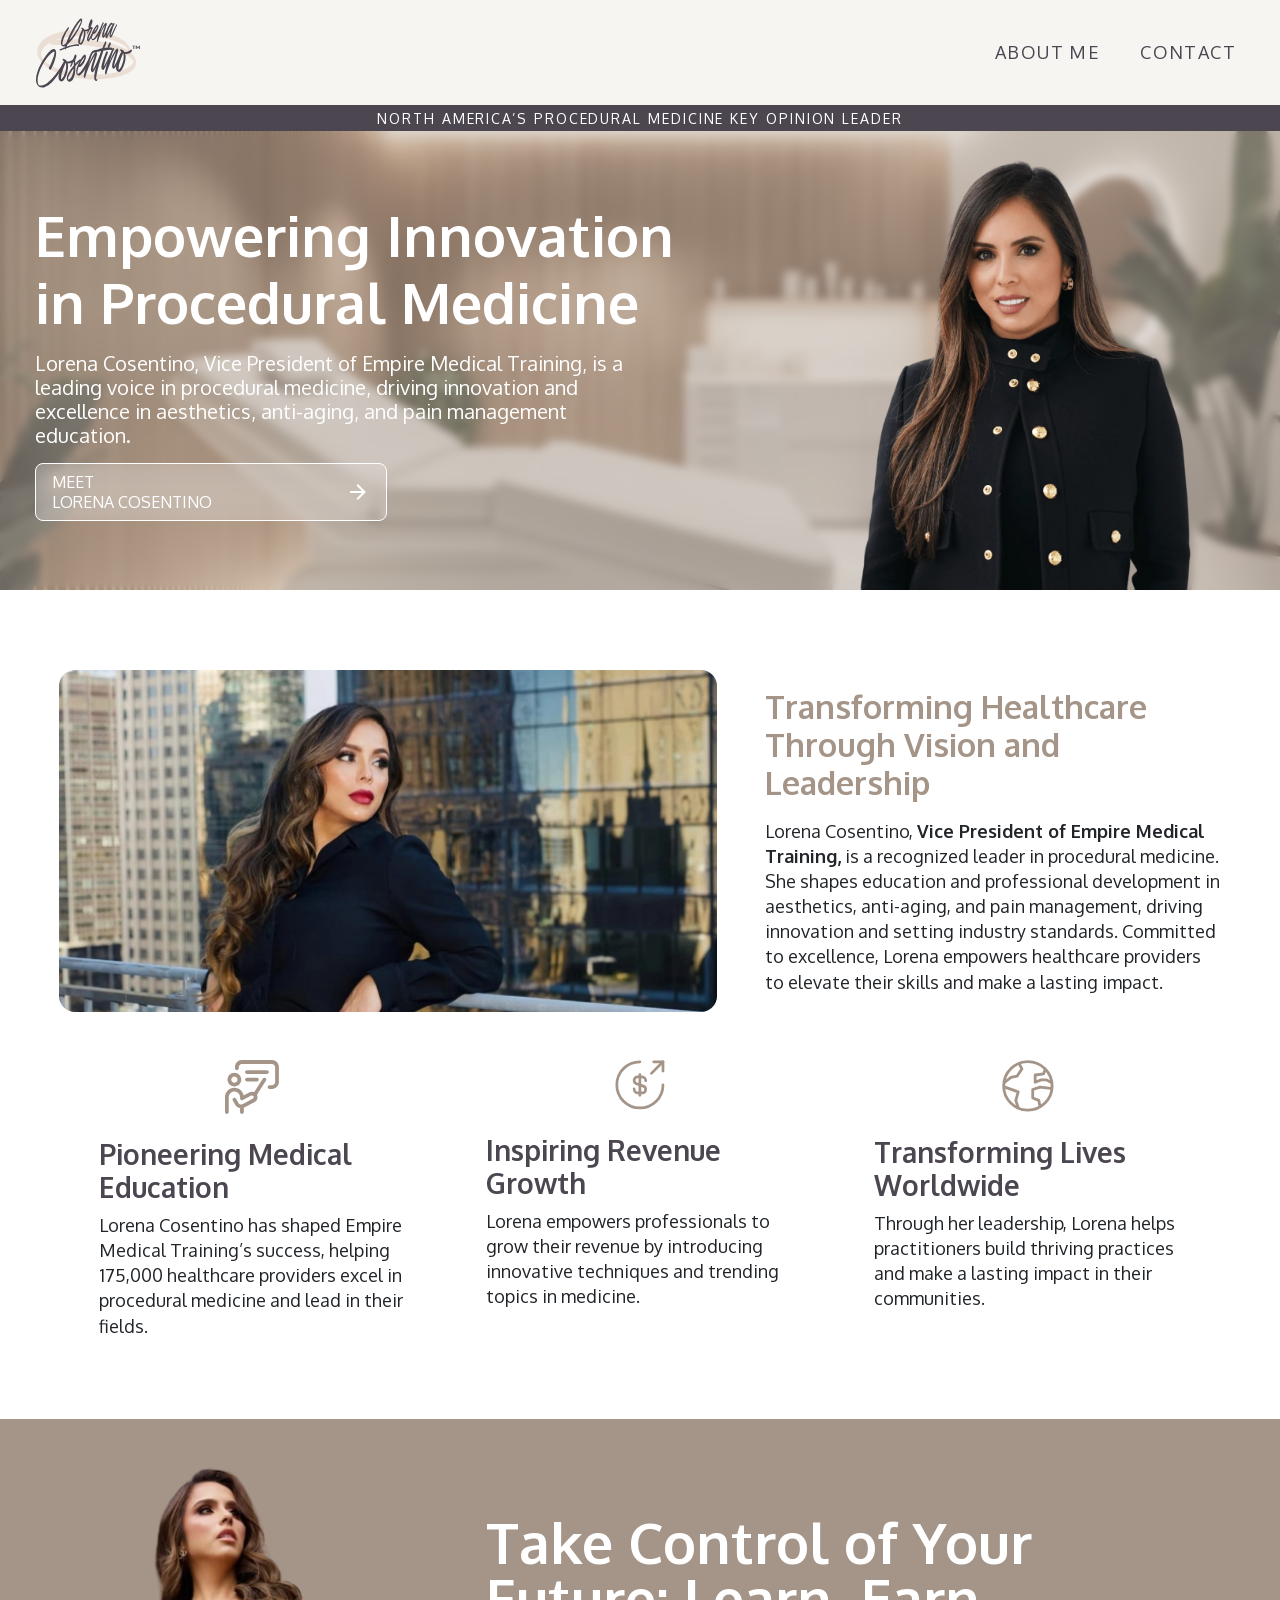
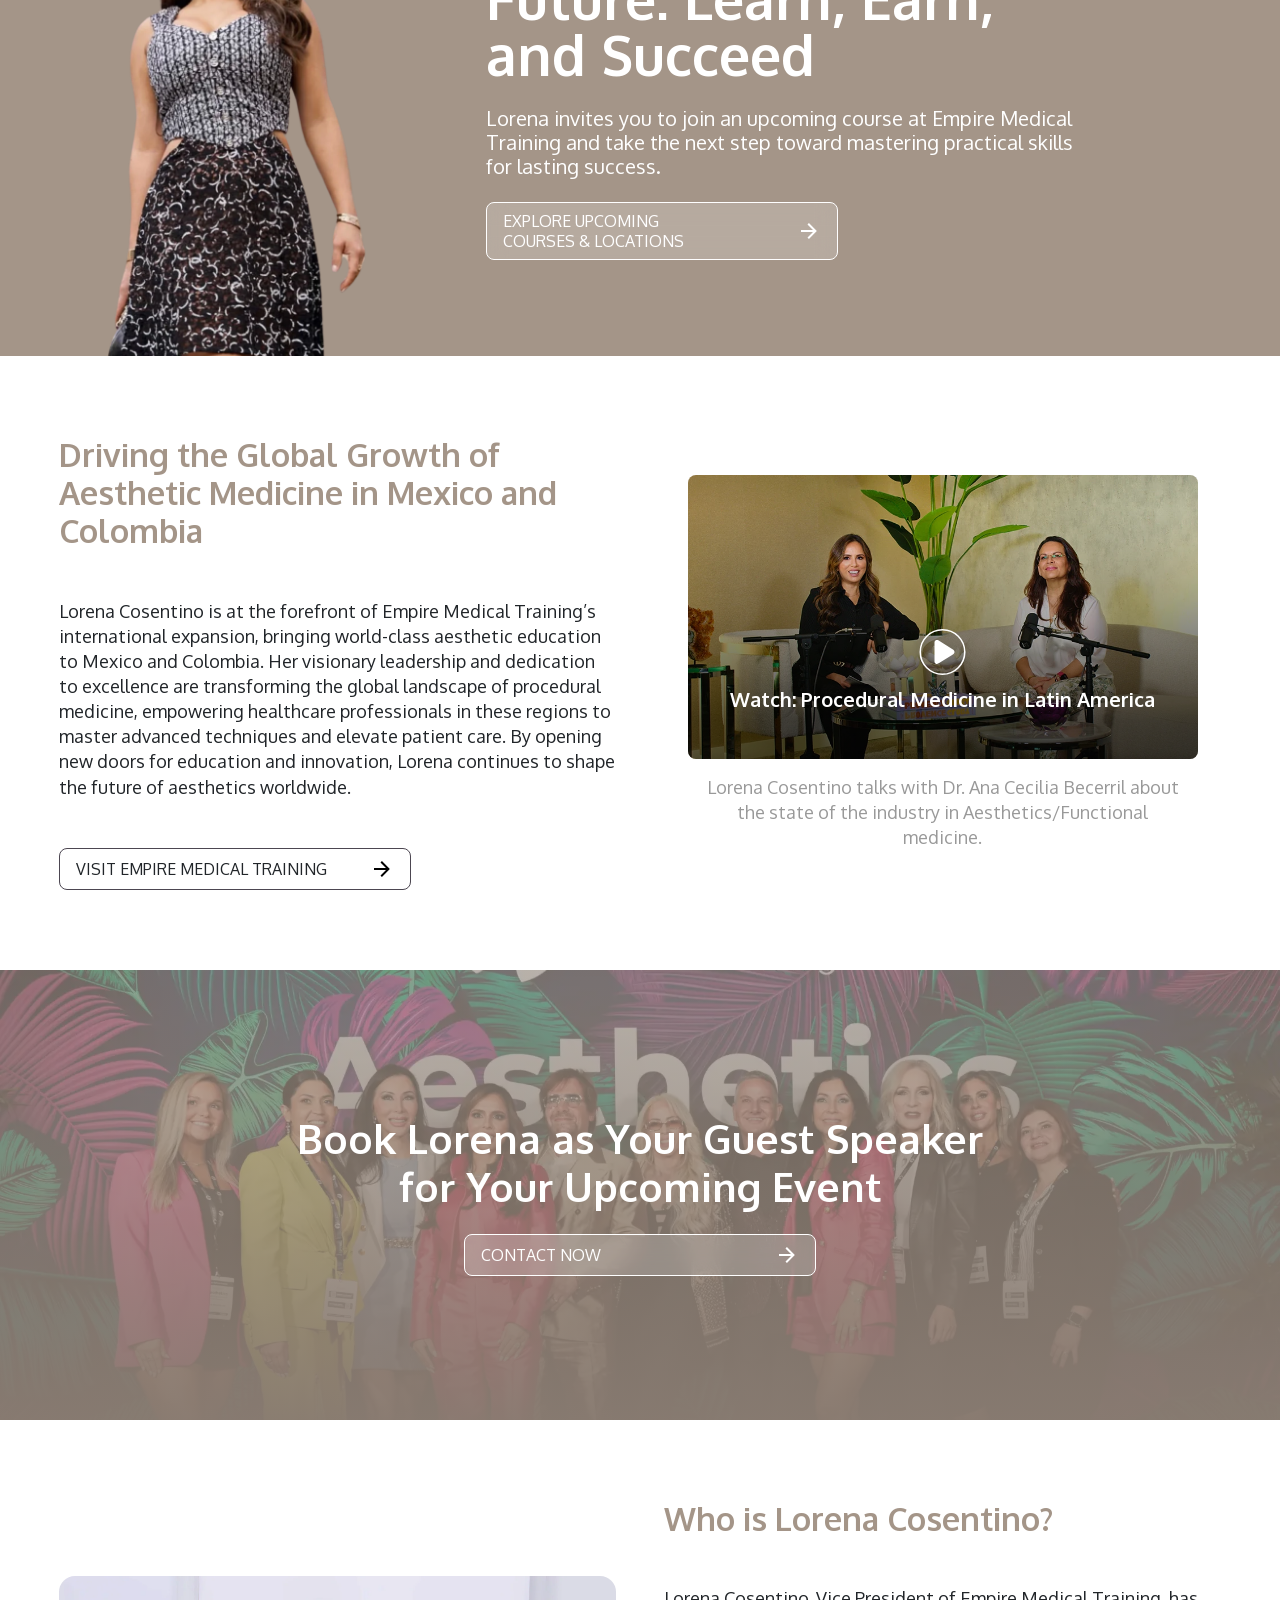
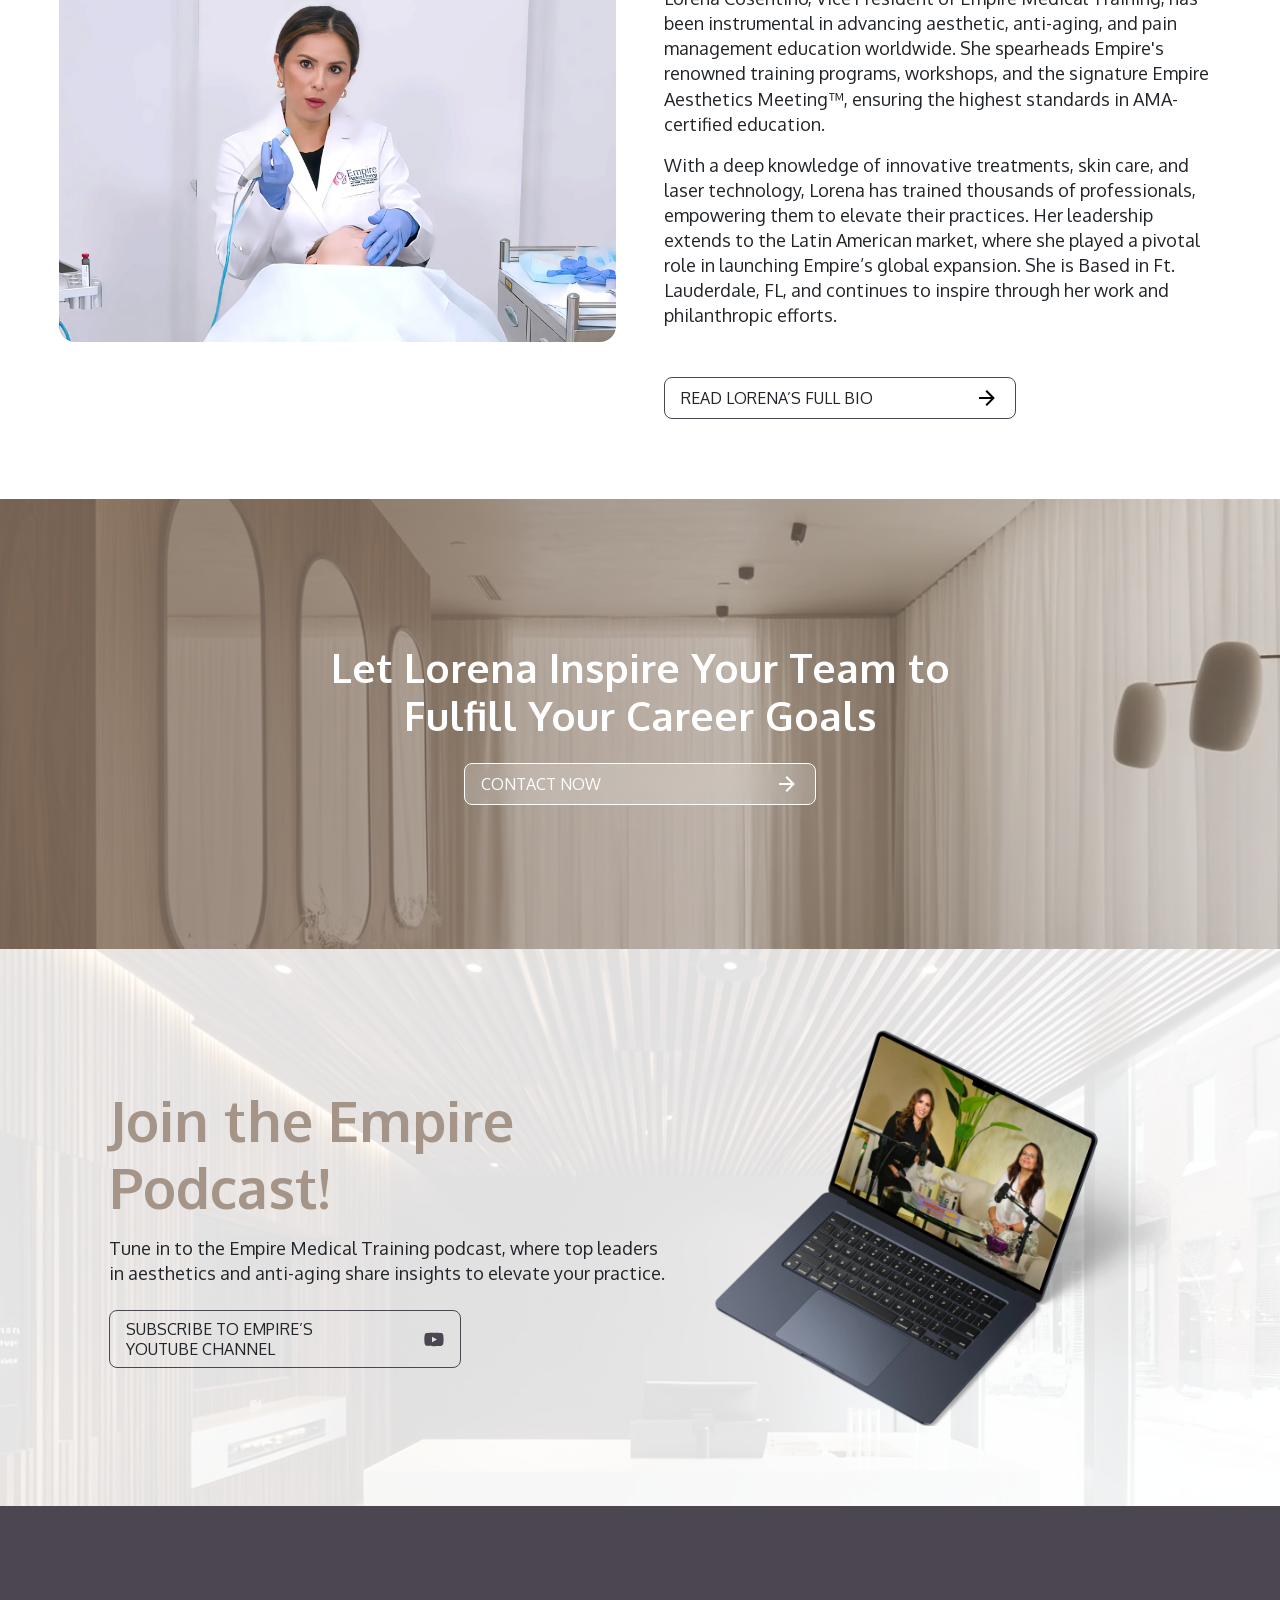
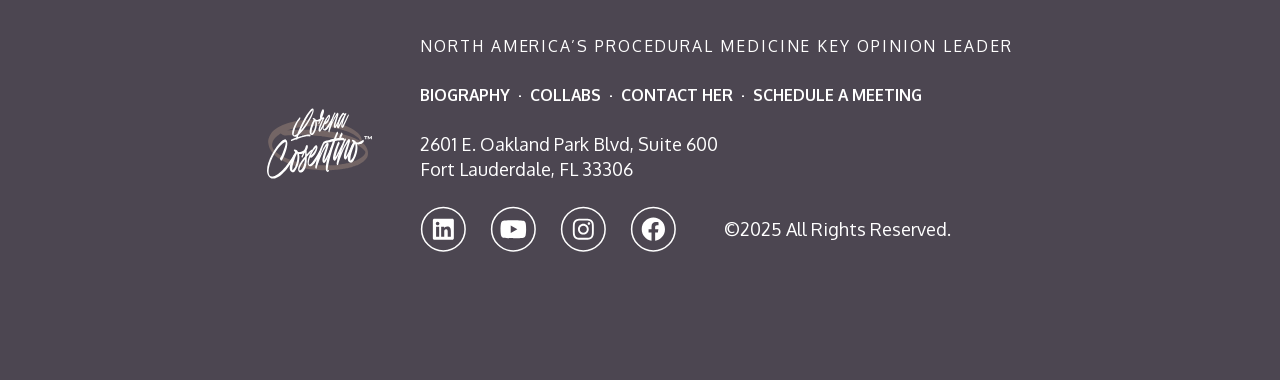
<file: index.html>
<!DOCTYPE html>
<html lang="en">
<head>
    <meta charset="UTF-8">
    <meta name="viewport" content="width=device-width, initial-scale=1.0">
    <title>Lorena Cosentino</title>
    <link rel="stylesheet" href="/assets/libs/bootstrap-additional/bootstrap-additional.min.css">
<link rel="stylesheet" href="/assets/libs/bootstrap-5.3.3/bootstrap.min.css">
<link rel="stylesheet" href="/assets/css/main.css"></head>
<body>
    <header>
    <div class="navbar navbar-expand-lg px-4" style="background-color:#F7F5F2">
        <div class="container">
            <a class="navbar-brand" href="/">
                <img class="d-inline-block aling-text-top" src="/assets/images/lorena-cosentino-logo.svg" alt="Lorena Cosentino logo" width="105" height="70" loading="lazy">
            </a>
            <button class="navbar-toggler" type="button" data-bs-toggle="collapse" data-bs-target="#navbarCollapse" aria-controls="navbarCollapse" aria-expanded="false" aria-label="Toggle navigation">
                <span class="navbar-toggler-icon"></span>
            </button>
            <div class="collapse navbar-collapse" id="navbarCollapse">
                <ul class="navbar-nav ms-auto pt-4 pb-3">
                    <li class="nav-item me-4 mb-2">
                        <a class="nav-link text-purple" href="/about-me/" style="letter-spacing:0.0875rem">ABOUT ME</a>
                    </li>
                    <li class="nav-item">
                        <a class="nav-link text-purple" href="/contact/" style="letter-spacing:0.0875rem">CONTACT</a>
                    </li>
                </ul>
            </div>
        </div>
    </div>
    <div class="bg-purple d-lg-block d-none">
        <div class="row gx-0">
            <div class="col-12 px-4 text-center">
                <small class="m-0 text-white" style="font-size:0.875rem;letter-spacing:0.12rem">NORTH AMERICA’S PROCEDURAL MEDICINE KEY OPINION LEADER</small>
            </div>
        </div>
    </div>
</header>    <div class="text-white bg-brown overflow-hidden position-relative">
        <div class="position-absolute w-100 h-100">
            <img src="/assets/images/empowering-innovation-procedural-medicine-background.webp" class="w-100 h-100" alt="empowering innovation procedural medicine background">
        </div>
        <div class="position-relative z-1" style="background:rgba(192, 180, 169, 0.5);backdrop-filter:blur(4px)">
            <div class="container">
                <div class="row">
                    <div class="col-12 col-lg-6 col-xl-7 py-5 align-self-center">
                        <div class="p-4 p-lg-0 pe-lg-5">
                            <h1 class="hero-title mb-3 text-break">Empowering Innovation in Procedural Medicine</h1>
                            <p class="h5 fw-normal mb-3" style="max-width:50ch">Lorena Cosentino, Vice President of Empire Medical Training, is a leading voice in procedural medicine, driving innovation and excellence in aesthetics, anti-aging, and pain management education.</p>
                            <a href="/about-me/" class="btn btn-main-blur"><!-- px-3 py-2 border-light border border-white rounded-3 d-inline-flex justify-content-between align-items-center text-decoration-none -->
                                <span class="text-white lh-sm">
                                    MEET
                                    <br>
                                    LORENA COSENTINO
                                </span>
                                <svg xmlns="http://www.w3.org/2000/svg" width="24" height="24" viewBox="0 0 24 24"><path fill="#ffffff" d="M4 11v2h12l-5.5 5.5l1.42 1.42L19.84 12l-7.92-7.92L10.5 5.5L16 11z"></path></svg>
                            </a>
                        </div>
                    </div>
                    <div class="col-12 col-lg-6 col-xl-5 pt-lg-4 d-flex align-items-end">
                        <div style="max-height:550px">
                            <img class="hero-image" src="/assets/images/empowering-innovation-in-procedural-medicine.webp" alt="Empowering Innovation in Procedural Medicine">
                        </div>
                    </div>
                </div>
            </div>
        </div>
    </div>
    <section class="container py-7">
        <div class="row gx-0 mb-5">
            <div class="col-12 col-lg-6 col-xl-7 px-4 d-flex align-items-center justify-content-center mb-4 mb-lg-0">
                <img src="/assets/images/transforming-healthcare-through-vision-and-leadership-lorena-cosentino.webp" class="d-block w-100" style="border-radius:var(--border-radius)" alt="transforming healthcare through vision and leadership" loading="lazy">
                <!-- <div id="carouselExample" class="carousel custom-carousel slide w-100">
                    <div class="carousel-inner">
                        <div class="carousel-item rounded-4 active">
                            <img src="/assets/images/transforming-healthcare-through-vision-and-leadership-lorena-cosentino.webp" class="d-block w-100" alt="previous next transforming healthcare through vision and leadership">
                        </div>
                        <div class="carousel-item rounded-4">
                            <img src="/assets/images/transforming-healthcare-through-vision-and-leadership-lorena-cosentino.webp" class="d-block w-100" alt="previous next transforming healthcare through vision and leadership">
                        </div>
                        <div class="carousel-item rounded-4">
                            <img src="/assets/images/transforming-healthcare-through-vision-and-leadership-lorena-cosentino.webp" class="d-block w-100" alt="previous next transforming healthcare through vision and leadership">
                        </div>
                    </div>
                    <button class="carousel-control-prev" type="button" data-bs-target="#carouselExample" data-bs-slide="prev">
                        <span class="carousel-control-prev-icon" aria-hidden="true"></span>
                        <span class="visually-hidden">Previous</span>
                    </button>
                    <button class="carousel-control-next" type="button" data-bs-target="#carouselExample" data-bs-slide="next">
                        <span class="carousel-control-next-icon" aria-hidden="true"></span>
                        <span class="visually-hidden">Next</span>
                    </button>
                </div> -->
            </div>
            <div class="col-12 col-lg-6 col-xl-5 px-4">
                <div class="d-flex flex-column justify-content-center h-100">
                    <h2 class="text-brown fw-bold mb-3">Transforming Healthcare Through Vision and Leadership</h2>
                    <p class="mb-0">Lorena Cosentino, <b>Vice President of Empire Medical Training,</b> is a recognized leader in procedural medicine. She shapes education and professional development in aesthetics, anti-aging, and pain management, driving innovation and setting industry standards. Committed to excellence, Lorena empowers healthcare providers to elevate their skills and make a lasting impact.</p>
                </div>
            </div>
        </div>
        <div class="row gx-0 justify-content-center px-4">
            <div class="col-12 col-md-6 col-lg-4 px-4 mb-4 mb-lg-0">
                <div class="px-3">
                    <div class="d-flex justify-content-center pb-4">
                        <svg width="54" height="54" viewBox="0 0 55 55" fill="none" xmlns="http://www.w3.org/2000/svg">
                            <path d="M17.2288 39.0474H15.3145C15.3145 39.7174 15.6648 40.3387 16.2381 40.6853C16.8114 41.0322 17.5242 41.0539 18.1176 40.743L17.2288 39.0474ZM0 53.0857C0 54.1429 0.857076 55 1.91431 55C2.97155 55 3.82862 54.1429 3.82862 53.0857H0ZM25.5058 34.7083L26.3945 36.4039L26.4657 36.3666L26.5336 36.3235L25.5058 34.7083ZM29.4582 40.9755L30.3572 42.6657L30.4161 42.6343L30.4728 42.5988L29.4582 40.9755ZM19.1795 46.4425L18.2806 44.7526L18.2216 44.784L18.165 44.8192L19.1795 46.4425ZM11.2336 39.3738C10.7091 38.456 9.53973 38.137 8.62181 38.6615C7.70386 39.186 7.38493 40.3555 7.90948 41.2734L11.2336 39.3738ZM19.1431 47.9809C19.1431 46.9236 18.286 46.0665 17.2288 46.0665C16.1716 46.0665 15.3145 46.9236 15.3145 47.9809H19.1431ZM15.3145 53.0857C15.3145 54.1429 16.1716 55 17.2288 55C18.286 55 19.1431 54.1429 19.1431 53.0857H15.3145ZM29.6522 32.9147L28.6243 34.5299L31.8544 36.5853L32.882 34.9704L29.6522 32.9147ZM41.8155 20.932C42.3831 20.0401 42.1202 18.8568 41.2284 18.2892C40.3363 17.7216 39.153 17.9846 38.5856 18.8765L41.8155 20.932ZM10.2097 8.4184C10.2097 9.47564 11.0667 10.3327 12.124 10.3327C13.1812 10.3327 14.0383 9.47564 14.0383 8.4184H10.2097ZM45.3054 25.6472C44.2482 25.6472 43.3911 26.5043 43.3911 27.5615C43.3911 28.6187 44.2482 29.4758 45.3054 29.4758V25.6472ZM22.3336 10.3327C21.2764 10.3327 20.4193 11.1898 20.4193 12.247C20.4193 13.3043 21.2764 14.1613 22.3336 14.1613V10.3327ZM42.753 14.1613C43.8102 14.1613 44.6673 13.3043 44.6673 12.247C44.6673 11.1898 43.8102 10.3327 42.753 10.3327V14.1613ZM22.3336 17.99C21.2764 17.99 20.4193 18.847 20.4193 19.9043C20.4193 20.9615 21.2764 21.8186 22.3336 21.8186V17.99ZM32.5433 21.8186C33.6005 21.8186 34.4576 20.9615 34.4576 19.9043C34.4576 18.847 33.6005 17.99 32.5433 17.99V21.8186ZM12.7621 19.9043C12.7621 21.6664 11.3336 23.0948 9.57156 23.0948V26.9234C13.4481 26.9234 16.5907 23.7809 16.5907 19.9043H12.7621ZM9.57156 23.0948C7.80947 23.0948 6.38104 21.6664 6.38104 19.9043H2.55242C2.55242 23.7809 5.695 26.9234 9.57156 26.9234V23.0948ZM6.38104 19.9043C6.38104 18.1422 7.80947 16.7138 9.57156 16.7138V12.8851C5.695 12.8851 2.55242 16.0277 2.55242 19.9043H6.38104ZM9.57156 16.7138C11.3336 16.7138 12.7621 18.1422 12.7621 19.9043H16.5907C16.5907 16.0277 13.4481 12.8851 9.57156 12.8851V16.7138ZM19.1431 39.0474V37.7712H15.3145V39.0474H19.1431ZM0 37.7712V53.0857H3.82862V37.7712H0ZM18.1176 40.743L26.3945 36.4039L24.617 33.013L16.34 37.3518L18.1176 40.743ZM28.5592 39.2855L18.2806 44.7526L20.0785 48.1327L30.3572 42.6657L28.5592 39.2855ZM13.7038 43.6966L11.2336 39.3738L7.90948 41.2734L10.3797 45.5961L13.7038 43.6966ZM26.5336 36.3235C27.3833 35.7826 28.5118 36.0491 29.0302 36.9128L32.3131 34.9429C30.6867 32.2322 27.1449 31.3963 24.4779 33.0934L26.5336 36.3235ZM18.165 44.8192C16.6289 45.7794 14.6026 45.2694 13.7038 43.6966L10.3797 45.5961C12.3568 49.0562 16.8147 50.178 20.1941 48.0658L18.165 44.8192ZM3.82862 37.7712C3.82862 34.5996 6.39983 32.0283 9.57156 32.0283V28.1996C4.28533 28.1996 0 32.4849 0 37.7712H3.82862ZM29.0302 36.9128C29.5322 37.7497 29.2714 38.8348 28.4436 39.3522L30.4728 42.5988C33.0706 40.9752 33.8892 37.5698 32.3131 34.9429L29.0302 36.9128ZM19.1431 37.7712C19.1431 32.4849 14.8578 28.1996 9.57156 28.1996V32.0283C12.7433 32.0283 15.3145 34.5996 15.3145 37.7712H19.1431ZM15.3145 47.9809V53.0857H19.1431V47.9809H15.3145ZM32.882 34.9704L41.8155 20.932L38.5856 18.8765L29.6522 32.9147L32.882 34.9704ZM14.0383 8.4184V7.14219H10.2097V8.4184H14.0383ZM17.2288 3.95167H47.8578V0.123047H17.2288V3.95167ZM51.0483 7.14219V22.4567H54.8769V7.14219H51.0483ZM47.8578 25.6472H45.3054V29.4758H47.8578V25.6472ZM51.0483 22.4567C51.0483 24.2189 49.62 25.6472 47.8578 25.6472V29.4758C51.7344 29.4758 54.8769 26.3333 54.8769 22.4567H51.0483ZM47.8578 3.95167C49.62 3.95167 51.0483 5.38011 51.0483 7.14219H54.8769C54.8769 3.26563 51.7344 0.123047 47.8578 0.123047V3.95167ZM14.0383 7.14219C14.0383 5.38011 15.4667 3.95167 17.2288 3.95167V0.123047C13.3523 0.123047 10.2097 3.26563 10.2097 7.14219H14.0383ZM22.3336 14.1613H42.753V10.3327H22.3336V14.1613ZM22.3336 21.8186H32.5433V17.99H22.3336V21.8186Z" fill="#A49588"></path>
                        </svg>
                    </div>
                    <h3 class="fw-bold" style="color:var(--color-purple)">Pioneering Medical Education</h3>
                    <p class="mb-0">Lorena Cosentino has shaped Empire Medical Training’s success, helping 175,000 healthcare providers excel in procedural medicine and lead in their fields.</p>
                </div>
            </div>
            <div class="col-12 col-md-6 col-lg-4 px-4 mb-4 mb-lg-0">
                <div class="px-3">
                    <div class="d-flex justify-content-center pb-4">
                        <svg width="50" height="50" viewBox="0 0 55 55" fill="none" xmlns="http://www.w3.org/2000/svg">
                            <path d="M21.043 31.8341C21.043 34.297 22.9473 36.2775 25.2832 36.2775H30.0567C32.0879 36.2775 33.7383 34.5509 33.7383 32.3927C33.7383 30.0821 32.7227 29.2442 31.2247 28.711L23.582 26.045C22.084 25.5118 21.0684 24.6993 21.0684 22.3633C21.0684 20.2305 22.7188 18.4785 24.75 18.4785H29.5235C31.8594 18.4785 33.7637 20.459 33.7637 22.9219" stroke="#A49588" stroke-width="3" stroke-linecap="round" stroke-linejoin="round"></path>
                            <path d="M27.3906 15.965V38.8166" stroke="#A49588" stroke-width="3" stroke-linecap="round" stroke-linejoin="round"></path>
                            <path d="M52.7815 27.3907C52.7815 41.4064 41.4064 52.7815 27.3907 52.7815C13.3751 52.7815 2 41.4064 2 27.3907C2 13.3751 13.3751 2 27.3907 2" stroke="#A49588" stroke-width="3" stroke-linecap="round" stroke-linejoin="round"></path>
                            <path d="M52.7813 12.1563V2H42.625" stroke="#A49588" stroke-width="3" stroke-linecap="round" stroke-linejoin="round"></path>
                            <path d="M40.0859 14.6954L52.7813 2" stroke="#A49588" stroke-width="3" stroke-linecap="round" stroke-linejoin="round"></path>
                        </svg>
                    </div>
                    <h3 class="fw-bold" style="color:var(--color-purple)">Inspiring Revenue Growth</h3>
                    <p class="mb-0">Lorena empowers professionals to grow their revenue by introducing innovative techniques and trending topics in medicine.</p>
                </div>
            </div>
            <div class="col-12 col-md-6 col-lg-4 px-4">
                <div class="px-3">
                    <div class="d-flex justify-content-center pb-4">
                        <svg width="52" height="52" viewBox="0 0 55 55" fill="none" xmlns="http://www.w3.org/2000/svg">
                            <path d="M27.3907 53.0002C41.5344 53.0002 53.0002 41.5344 53.0002 27.3907C53.0002 13.247 41.5344 1.78125 27.3907 1.78125C13.247 1.78125 1.78125 13.247 1.78125 27.3907C1.78125 41.5344 13.247 53.0002 27.3907 53.0002Z" stroke="#A49588" stroke-width="3" stroke-linecap="round" stroke-linejoin="round"></path>
                            <path d="M3.0625 28.6713L17.1477 33.7932L14.5868 42.7565L17.1477 50.4393" stroke="#A49588" stroke-width="3" stroke-linecap="round" stroke-linejoin="round"></path>
                            <path d="M40.1965 49.1589L38.916 42.7565L32.5137 40.1955V31.2322L40.1965 28.6713L51.7208 29.9517" stroke="#A49588" stroke-width="3" stroke-linecap="round" stroke-linejoin="round"></path>
                            <path d="M45.318 10.7445L44.0375 14.5859L35.0742 15.8664V23.5493L41.4766 20.9883H46.5985L51.7204 23.5493" stroke="#A49588" stroke-width="3" stroke-linecap="round" stroke-linejoin="round"></path>
                            <path d="M3.0625 23.5494L9.46487 18.4275L15.8672 17.147L20.9891 9.46418L18.4282 4.34229" stroke="#A49588" stroke-width="3" stroke-linecap="round" stroke-linejoin="round"></path>
                        </svg>
                    </div>
                    <h3 class="fw-bold" style="color:var(--color-purple)">Transforming Lives Worldwide</h3>
                    <p class="mb-0">Through her leadership, Lorena helps practitioners build thriving practices and make a lasting impact in their communities.</p>
                </div>
            </div>
        </div>
    </section>
    <section class="bg-brown">
        <div class="container">
            <div class="row gx-0">
                <div class="col-12 col-md-6 col-lg-5 col-xl-4 px-4 pt-md-5 order-2 order-md-1">
                    <img src="/assets/images/lorena-cosentino-take-control-of-your-future.webp" class="img-fluid px-5 px-md-0 px-lg-4 px-xl-5" alt="lorena photo" loading="lazy">
                </div>
                <div class="col-12 col-md-6 col-lg-7 col-xl-7 px-4 py-6 align-self-center order-1 order-md-2">
                    <div class="px-lg-4">
                        <h2 class="hero-title text-white lh-1 mb-4 text-break">Take Control of Your Future: Learn, Earn, and Succeed</h2>
                        <p class="h5 fw-normal text-white mb-4">Lorena invites you to join an upcoming course at Empire Medical Training and take the next step toward mastering practical skills for lasting success.</p>
                        <a href="https://www.empiremedicaltraining.com/calendar/" target="_blank" class="btn btn-main-blur">
                            <span class="text-white lh-sm">
                                EXPLORE UPCOMING
                                <br>
                                COURSES & LOCATIONS
                            </span>
                            <svg xmlns="http://www.w3.org/2000/svg" width="24" height="24" viewBox="0 0 24 24"><path fill="#ffffff" d="M4 11v2h12l-5.5 5.5l1.42 1.42L19.84 12l-7.92-7.92L10.5 5.5L16 11z"></path></svg>
                        </a>
                    </div>
                </div>
            </div>
        </div>
    </section>
    <section class="container py-7">
        <div class="row mx-0">
            <div class="col-12 col-lg-6 px-4 mb-5 mb-lg-0 align-self-center">
                <h2 class="fw-bold text-brown mb-4 mb-lg-5" style="max-width:38ch">Driving the Global Growth of Aesthetic Medicine in Mexico and Colombia</h2>
                <p class="mb-4 mb-lg-5">Lorena Cosentino is at the forefront of Empire Medical Training’s international expansion, bringing world-class aesthetic education to Mexico and Colombia. Her visionary leadership and dedication to excellence are transforming the global landscape of procedural medicine, empowering healthcare professionals in these regions to master advanced techniques and elevate patient care. By opening new doors for education and innovation, Lorena continues to shape the future of aesthetics worldwide.</p>
                <a href="https://www.empiremedicaltraining.com/" target="_blank" class="btn btn-main-ghost-black">
                    <span class="lh-sm">
                        VISIT EMPIRE MEDICAL TRAINING
                    </span>
                    <svg xmlns="http://www.w3.org/2000/svg" width="24" height="24" viewBox="0 0 24 24"><path fill="#000000" d="M4 11v2h12l-5.5 5.5l1.42 1.42L19.84 12l-7.92-7.92L10.5 5.5L16 11z"></path></svg>
                </a>
            </div>
            <div class="col-12 col-lg-6 px-4 px-lg-5 align-self-center">
                <button class="w-100 h-100 bg-transparent overflow-hidden p-0 mx-0 mt-0 mb-3 border-0 w-fit position-relative" data-bs-toggle="modal" data-bs-target="#VideoModalSsr7aXgFyLw" style="border-radius:var(--border-radius-sm)">
                    <div class="position-absolute w-100 h-100 d-flex justify-content-center align-items-center align-items-sm-end" style="background:linear-gradient(180deg,rgba(0, 0, 0, 0.00) 11.66%,rgba(0, 0, 0, 0.60) 86.56%)">
                        <div class="my-sm-5">
                            <svg width="47" height="46" viewBox="0 0 47 46" fill="none" xmlns="http://www.w3.org/2000/svg">
                                <rect x="1.25" y="0.75" width="44.5" height="44.5" rx="22.25" stroke="white" stroke-width="1.5"></rect>
                                <path d="M19.3021 11.3616L34.3021 20.7897C35.0312 21.2718 35.5 22.1289 35.5 22.9861C35.5 23.8967 35.0312 24.7538 34.3021 25.1824L19.3021 34.6105C18.5208 35.0926 17.5312 35.1462 16.75 34.6641C15.9688 34.2355 15.5 33.3784 15.5 32.4142V13.5579C15.5 12.6472 15.9688 11.7901 16.75 11.3616C17.5312 10.8795 18.5208 10.8795 19.3021 11.3616Z" fill="white"></path>
                            </svg>
                            <p class="d-none d-sm-block h5 fw-bold text-white mt-2 mb-0 pt-1 px-3">Watch: Procedural Medicine in Latin America</p>
                        </div>
                    </div>
                    <img src="/assets/images/driving-the-global-growth-of-aesthetic.webp" class="img-fluid w-100 h-100" style="object-fit:cover" alt="driving the global growth of aesthetic" loading="lazy">
                </button>
                <p class="text-center px-3 mb-0" style="color:#999">Lorena Cosentino talks with Dr. Ana Cecilia Becerril about the state of the industry in Aesthetics/Functional medicine.</p>
            </div>
        </div>
    </section>
    <section class="position-relative">
        <div class="position-absolute top-0 bottom-0 start-0 end-0 w-100 h-100">
            <img src="/assets/images/book-lorena-as-your-guest-speaker-for-your-upcoming-event.webp" class="w-100 h-100 object-fit-cover" style="object-position:0% 35%" alt="book lorena as your guest speaker for your upcoming event" loading="lazy">
        </div>
        <div style="background:linear-gradient(180deg, rgb(164 149 136 / 65%) 0%, rgb(137 124 114 / 98%) 100%);z-index:2;position:relative">
            <div class="container z-1 py-lg-5">
                <div class="row justify-content-center py-5 mx-0">
                    <div class="col-12 p-5 text-center">
                        <h2 class="h1 fw-bold text-white mb-4" style="max-width:28ch;margin:0 auto">Book Lorena as Your Guest Speaker for Your Upcoming Event</h2>
                        <a href="/contact/" class="btn btn-main-blur">
                            <span class="text-white lh-sm">
                                CONTACT NOW
                            </span>
                            <svg xmlns="http://www.w3.org/2000/svg" width="24" height="24" viewBox="0 0 24 24"><path fill="#ffffff" d="M4 11v2h12l-5.5 5.5l1.42 1.42L19.84 12l-7.92-7.92L10.5 5.5L16 11z"></path></svg>
                        </a>
                    </div>
                </div>
            </div>
        </div>
    </section>
    <section class="container py-7">
        <div class="row mx-0">
            <div class="col-12 col-lg-6 px-4 mb-5 mb-lg-0 align-self-center">
                <img src="/assets/images/who-is-lorena-consentino.webp" class="img-fluid" alt="who is Lorena Consentino" style="border-radius:var(--border-radius)" loading="lazy">
            </div>
            <div class="col-12 col-lg-6 px-4 align-self-center">
                <h2 class="text-brown fw-bold mb-4 mb-lg-5">Who is Lorena Cosentino?</h2>
                <p>Lorena Cosentino, Vice President of Empire Medical Training, has been instrumental in advancing aesthetic, anti-aging, and pain management  education worldwide. She spearheads Empire's renowned training programs, workshops, and the signature Empire Aesthetics Meeting™, ensuring the highest standards in AMA-certified education. </p>
                <p class="mb-5">With a deep knowledge of innovative treatments, skin care, and laser technology, Lorena has trained thousands of professionals, empowering them to elevate their practices. Her leadership extends to the Latin American market, where she played a pivotal role in launching Empire’s global expansion. She is Based in Ft. Lauderdale, FL, and continues to inspire through her work and philanthropic efforts.</p>
                <a href="/about-me/" class="btn btn-main-ghost-black">
                    <span class="lh-sm">
                        READ LORENA’S FULL BIO
                    </span>
                    <svg xmlns="http://www.w3.org/2000/svg" width="24" height="24" viewBox="0 0 24 24"><path fill="#000000" d="M4 11v2h12l-5.5 5.5l1.42 1.42L19.84 12l-7.92-7.92L10.5 5.5L16 11z"></path></svg>
                </a>
            </div>
        </div>
    </section>
    <section class="position-relative">
        <div class="position-absolute top-0 bottom-0 start-0 end-0 w-100 h-100">
            <img src="/assets/images/let-lorena-inspire-your-team-to-fulfill-your-career-goals.webp" class="w-100 h-100 object-fit-cover" style="object-position:0% 15%" alt="let lorena inspire your team to fulfill your career goals" loading="lazy">
        </div>
        <div style="position:relative;z-index:2;background:linear-gradient(270deg,rgba(164, 149, 136, 0.32) 6.02%,rgba(136, 117, 101, 0.8) 81.89%)">
            <div class="container z-1 py-lg-5">
                <div class="row justify-content-center py-5 mx-0">
                    <div class="col-12 p-5 text-center">
                        <h2 class="h1 fw-bold text-white mb-4" style="max-width:28ch;margin:0 auto">Let Lorena Inspire Your Team to Fulfill Your Career Goals</h2>
                        <a href="/contact/" class="btn btn-main-blur">
                            <span class="text-white lh-sm">
                                CONTACT NOW
                            </span>
                            <svg xmlns="http://www.w3.org/2000/svg" width="24" height="24" viewBox="0 0 24 24"><path fill="#ffffff" d="M4 11v2h12l-5.5 5.5l1.42 1.42L19.84 12l-7.92-7.92L10.5 5.5L16 11z"></path></svg>
                        </a>
                    </div>
                </div>
            </div>
        </div>
    </section>
    <section class="position-relative">
    <img src="/assets/images/join-the-empire-podcast-background.webp" class="position-absolute w-100 h-100" alt="Join the Empire Podcast background" loading="lazy">
    <div class="position-relative w-100 h-100 d-flex align-items-center" style="background-color:rgb(255 255 255 / 88%)">
        <div class="container py-7">
            <div class="row mx-0 justify-content-center">
                <div class="col-12 col-lg-6 px-4 order-2 order-lg-1 align-self-center">
                    <h2 class="text-brown hero-title mb-3 text-break">Join the Empire Podcast!</h2>
                    <p class="mb-4">Tune in to the Empire Medical Training podcast, where top leaders in aesthetics and anti-aging share insights to elevate your practice.</p>
                    <a href="https://www.youtube.com/@Empiremedicaltraining/" target="_blank" class="btn btn-main-ghost-black">
                        <span class="lh-sm">
                            SUBSCRIBE TO EMPIRE’S<br>YOUTUBE CHANNEL
                        </span>
                        <svg width="20" height="15" viewBox="0 0 20 15" fill="none" xmlns="http://www.w3.org/2000/svg">
                            <path d="M19.1572 2.83667C19.5791 4.31323 19.5791 7.47729 19.5791 7.47729C19.5791 7.47729 19.5791 10.6062 19.1572 12.1179C18.9463 12.9617 18.2783 13.5945 17.4697 13.8054C15.958 14.1921 9.98145 14.1921 9.98145 14.1921C9.98145 14.1921 3.96973 14.1921 2.45801 13.8054C1.64941 13.5945 0.981445 12.9617 0.770508 12.1179C0.348633 10.6062 0.348633 7.47729 0.348633 7.47729C0.348633 7.47729 0.348633 4.31323 0.770508 2.83667C0.981445 1.99292 1.64941 1.32495 2.45801 1.11401C3.96973 0.692139 9.98145 0.692139 9.98145 0.692139C9.98145 0.692139 15.958 0.692139 17.4697 1.11401C18.2783 1.32495 18.9463 1.99292 19.1572 2.83667ZM8.0127 10.325L13.0049 7.47729L8.0127 4.62964V10.325Z" fill="#4C4651"></path>
                        </svg>
                    </a>
                </div>
                <div class="col-12 col-lg-5 px-4 order-1 order-lg-2 mb-5 mb-lg-0 align-self-center">
                    <img class="w-100 img-fluid" src="/assets/images/join-the-empire-podcast.webp" alt="Join the Empire Podcast">
                </div>
            </div>
        </div>
    </div>
</section>    <footer class="container-fluid px-0 bg-purple py-7">
    <div class="container py-lg-5">
        <div class="row mx-auto justify-content-center" style="max-width:1000px">
            <div class="col-12 d-sm-flex text-white justify-content-center align-items-center gap-5">
                <img src="/assets/images/lorena-cosentino-logo-white.svg" class="img-fluid d-inline-block aling-text-top h-fit mb-4 mb-sm-0" style="width:105px" alt="Lorena Cosentino logo" width="105" height="70" loading="lazy">
                <!-- <img src="/assets/images/logo-footer.webp" class="img-fluid h-fit mb-4 mb-sm-0" style="width:105px" alt="Lorena Cosentino Logo footer" width="105" height="71"> -->
                <div>
                    <small class="d-block mb-4" style="letter-spacing:0.12rem">NORTH AMERICA’S PROCEDURAL MEDICINE KEY OPINION LEADER</small>
                    <small class="d-block fw-semibold mb-4">
                        <a class="text-decoration-none text-white" href="/about-me/">BIOGRAPHY</a>
                        <span class="d-inline-block mx-1">·</span>
                        <a class="text-decoration-none text-white" href="/about-me/">COLLABS</a>
                        <span class="d-inline-block mx-1">·</span>
                        <a class="text-decoration-none text-white" href="/contact/">CONTACT HER</a>
                        <span class="d-inline-block mx-1">·</span>
                        <a class="text-decoration-none text-white" href="/contact/">SCHEDULE A MEETING</a>
                    </small>
                    <p class="mb-4">2601 E. Oakland Park Blvd, Suite 600<br>Fort Lauderdale, FL 33306</p>
                    <div class="d-flex flex-column flex-lg-row align-items-lg-center justify-content-start gap-4 gap-lg-5" style="justify-self:flex-start">
                        <div class="d-flex flex-wrap gap-4">
                            <a class="text-decoration-none" href="https://www.linkedin.com/in/lorena-cosentino-38317019b" target="_blank">
                                <svg width="46" height="46" viewBox="0 0 46 46" fill="none" xmlns="http://www.w3.org/2000/svg">
                                    <rect x="1.60645" y="1.44214" width="43.5" height="43.5" rx="21.75" stroke="white" stroke-width="1.5"></rect>
                                    <path d="M32.3564 12.6921C33.1533 12.6921 33.8564 13.3953 33.8564 14.239V32.1921C33.8564 33.0359 33.1533 33.6921 32.3564 33.6921H14.3096C13.5127 33.6921 12.8564 33.0359 12.8564 32.1921V14.239C12.8564 13.3953 13.5127 12.6921 14.3096 12.6921H32.3564ZM19.1846 30.6921V20.7078H16.0908V30.6921H19.1846ZM17.6377 19.3015C18.6221 19.3015 19.4189 18.5046 19.4189 17.5203C19.4189 16.5359 18.6221 15.6921 17.6377 15.6921C16.6064 15.6921 15.8096 16.5359 15.8096 17.5203C15.8096 18.5046 16.6064 19.3015 17.6377 19.3015ZM30.8564 30.6921V25.2078C30.8564 22.5359 30.2471 20.4265 27.1064 20.4265C25.6064 20.4265 24.5752 21.2703 24.1533 22.0671H24.1064V20.7078H21.1533V30.6921H24.2471V25.7703C24.2471 24.4578 24.4814 23.1921 26.1221 23.1921C27.7158 23.1921 27.7158 24.6921 27.7158 25.8171V30.6921H30.8564Z" fill="white"></path>
                                </svg>
                            </a>
                            <a class="text-decoration-none" href="https://www.youtube.com/channel/UCGc_XlguCbqHpjz_gaFbuVA" target="_blank">
                                <svg width="46" height="46" viewBox="0 0 46 46" fill="none" xmlns="http://www.w3.org/2000/svg">
                                    <rect x="1.60645" y="1.44214" width="43.5" height="43.5" rx="21.75" stroke="white" stroke-width="1.5"></rect>
                                    <path d="M35.5908 17.0515C36.1533 19.0203 36.1533 23.239 36.1533 23.239C36.1533 23.239 36.1533 27.4109 35.5908 29.4265C35.3096 30.5515 34.4189 31.3953 33.3408 31.6765C31.3252 32.1921 23.3564 32.1921 23.3564 32.1921C23.3564 32.1921 15.3408 32.1921 13.3252 31.6765C12.2471 31.3953 11.3564 30.5515 11.0752 29.4265C10.5127 27.4109 10.5127 23.239 10.5127 23.239C10.5127 23.239 10.5127 19.0203 11.0752 17.0515C11.3564 15.9265 12.2471 15.0359 13.3252 14.7546C15.3408 14.1921 23.3564 14.1921 23.3564 14.1921C23.3564 14.1921 31.3252 14.1921 33.3408 14.7546C34.4189 15.0359 35.3096 15.9265 35.5908 17.0515ZM20.7314 27.0359L27.3877 23.239L20.7314 19.4421V27.0359Z" fill="white"></path>
                                </svg>
                            </a>
                            <a class="text-decoration-none" href="https://www.instagram.com/lorenacosentinolc/" target="_blank">
                                <svg width="46" height="46" viewBox="0 0 46 46" fill="none" xmlns="http://www.w3.org/2000/svg">
                                    <rect x="1.60645" y="1.44214" width="43.5" height="43.5" rx="21.75" stroke="white" stroke-width="1.5"></rect>
                                    <path d="M23.3564 17.8015C26.3096 17.8015 28.7471 20.239 28.7471 23.1921C28.7471 26.1921 26.3096 28.5828 23.3564 28.5828C20.3564 28.5828 17.9658 26.1921 17.9658 23.1921C17.9658 20.239 20.3564 17.8015 23.3564 17.8015ZM23.3564 26.7078C25.2783 26.7078 26.8252 25.1609 26.8252 23.1921C26.8252 21.2703 25.2783 19.7234 23.3564 19.7234C21.3877 19.7234 19.8408 21.2703 19.8408 23.1921C19.8408 25.1609 21.4346 26.7078 23.3564 26.7078ZM30.2002 17.614C30.2002 16.9109 29.6377 16.3484 28.9346 16.3484C28.2314 16.3484 27.6689 16.9109 27.6689 17.614C27.6689 18.3171 28.2314 18.8796 28.9346 18.8796C29.6377 18.8796 30.2002 18.3171 30.2002 17.614ZM33.7627 18.8796C33.8564 20.614 33.8564 25.8171 33.7627 27.5515C33.6689 29.239 33.2939 30.6921 32.0752 31.9578C30.8564 33.1765 29.3564 33.5515 27.6689 33.6453C25.9346 33.739 20.7314 33.739 18.9971 33.6453C17.3096 33.5515 15.8564 33.1765 14.5908 31.9578C13.3721 30.6921 12.9971 29.239 12.9033 27.5515C12.8096 25.8171 12.8096 20.614 12.9033 18.8796C12.9971 17.1921 13.3721 15.6921 14.5908 14.4734C15.8564 13.2546 17.3096 12.8796 18.9971 12.7859C20.7314 12.6921 25.9346 12.6921 27.6689 12.7859C29.3564 12.8796 30.8564 13.2546 32.0752 14.4734C33.2939 15.6921 33.6689 17.1921 33.7627 18.8796ZM31.5127 29.3796C32.0752 28.0203 31.9346 24.739 31.9346 23.1921C31.9346 21.6921 32.0752 18.4109 31.5127 17.0046C31.1377 16.114 30.4346 15.364 29.5439 15.0359C28.1377 14.4734 24.8564 14.614 23.3564 14.614C21.8096 14.614 18.5283 14.4734 17.1689 15.0359C16.2314 15.4109 15.5283 16.114 15.1533 17.0046C14.5908 18.4109 14.7314 21.6921 14.7314 23.1921C14.7314 24.739 14.5908 28.0203 15.1533 29.3796C15.5283 30.3171 16.2314 31.0203 17.1689 31.3953C18.5283 31.9578 21.8096 31.8171 23.3564 31.8171C24.8564 31.8171 28.1377 31.9578 29.5439 31.3953C30.4346 31.0203 31.1846 30.3171 31.5127 29.3796Z" fill="white"></path>
                                </svg>
                            </a>
                            <a class="text-decoration-none" href="https://www.facebook.com/lorenacosentinolc-119076532822298/" target="_blank">
                                <svg width="46" height="46" viewBox="0 0 46 46" fill="none" xmlns="http://www.w3.org/2000/svg">
                                    <rect x="1.60645" y="1.44214" width="43.5" height="43.5" rx="21.75" stroke="white" stroke-width="1.5"></rect>
                                    <path d="M34.9814 23.1921C34.9814 29.0046 30.7158 33.8328 25.1377 34.6765V26.5671H27.8564L28.3721 23.1921H25.1377V21.0359C25.1377 20.0984 25.6064 19.2078 27.0596 19.2078H28.5127V16.3484C28.5127 16.3484 27.2002 16.114 25.8877 16.114C23.2627 16.114 21.5283 17.7546 21.5283 20.6609V23.1921H18.5752V26.5671H21.5283V34.6765C15.9502 33.8328 11.7314 29.0046 11.7314 23.1921C11.7314 16.7703 16.9346 11.5671 23.3564 11.5671C29.7783 11.5671 34.9814 16.7703 34.9814 23.1921Z" fill="white"></path>
                                </svg>
                            </a>
                        </div>
                        <p class="mb-0">©2025 All Rights Reserved.</p>
                    </div>
                </div>
            </div>
        </div>
    </div>
</footer>    <script src="/assets/libs/bootstrap-5.3.3/bootstrap.min.js"></script>    <div id="VideoModalSsr7aXgFyLw" class="modal fade px-4 px-sm-5" tabindex="-1" role="dialog" aria-labelledby="VideoModalSsr7aXgFyLwLabel" aria-hidden="true">
                <div class="modal-dialog modal-xl modal-dialog-centered mx-auto" style="max-width:unset" role="document">
                    <div class="w-100">
                        <div class="close-modal text-right text-end w-100">
                            <button type="button" data-dismiss="modal" aria-label="Close" class="bg-transparent p-0 border-0 mx-0 mt-0 mb-3" style="background-color:transparent;border:0">
                                <img src="/assets/images/close-icon-filled-white.svg" class="img-fluid" alt="close modal" width="30" height="30" loading="lazy">
                            </button>
                        </div>
                        <div class="modal-content p-0">
                            <div class="w-100">
                                <div class="youtube-player youtube-iframe-container" data-id="Ssr7aXgFyLw"></div>
                            </div>
                        </div>
                    </div>
                </div>
            </div>    <style>.youtube-player{position:relative;padding-bottom:56.23%;height:0;overflow:hidden;max-width:100%;background:#000;margin:0}.youtube-player iframe{position:absolute;top:0;left:0;width:100%;height:100%;z-index:100;background:0 0}.youtube-player img{bottom:0;display:block;left:0;margin:auto;max-width:100%;width:100%;position:absolute;right:0;top:0;border:none;height:auto;cursor:pointer;-webkit-transition:.4s all;-moz-transition:.4s all;transition:.4s all;filter:brightness(85%);-webkit-filter:brightness(85%)}.youtube-player img:hover{-webkit-filter:brightness(75%)}.youtube-player .play{height:72px;width:72px;left:50%;top:50%;margin-left:-36px;margin-top:-36px;position:absolute;background:url("/website/2023/images/play-button.svg") no-repeat;cursor:pointer}</style>
<script defer>
window.addEventListener("DOMContentLoaded", function() {
    for (const modal of document.getElementsByClassName("modal")) {
        modal.addEventListener('show.bs.modal', function(e) {
            youtubeIframeContainer = document.querySelector(`#${modal.id} .youtube-iframe-container`);
            if (youtubeIframeContainer) {
                let iframe = document.createElement("iframe");
                iframe.setAttribute("frameborder", "0");
                iframe.setAttribute("allowfullscreen", "");
                iframe.setAttribute("allow", "accelerometer; autoplay; clipboard-write; encrypted-media; gyroscope; picture-in-picture");
                iframe.setAttribute("src", "https://www.youtube-nocookie.com/embed/"+ youtubeIframeContainer.dataset.id + "?rel=0&controls=1&showinfo=0&autoplay=1&playsinline=1&enablejsapi=1");
                youtubeIframeContainer.appendChild(iframe);
            }
        });
        modal.addEventListener('hidden.bs.modal', function(e) {
            if (document.querySelector(`#${modal.id} .youtube-iframe-container iframe`)) {
                document.querySelector(`#${modal.id} .youtube-iframe-container iframe`).remove();
            }
        });
    }
});
</script>    </body>
</html>
</file>
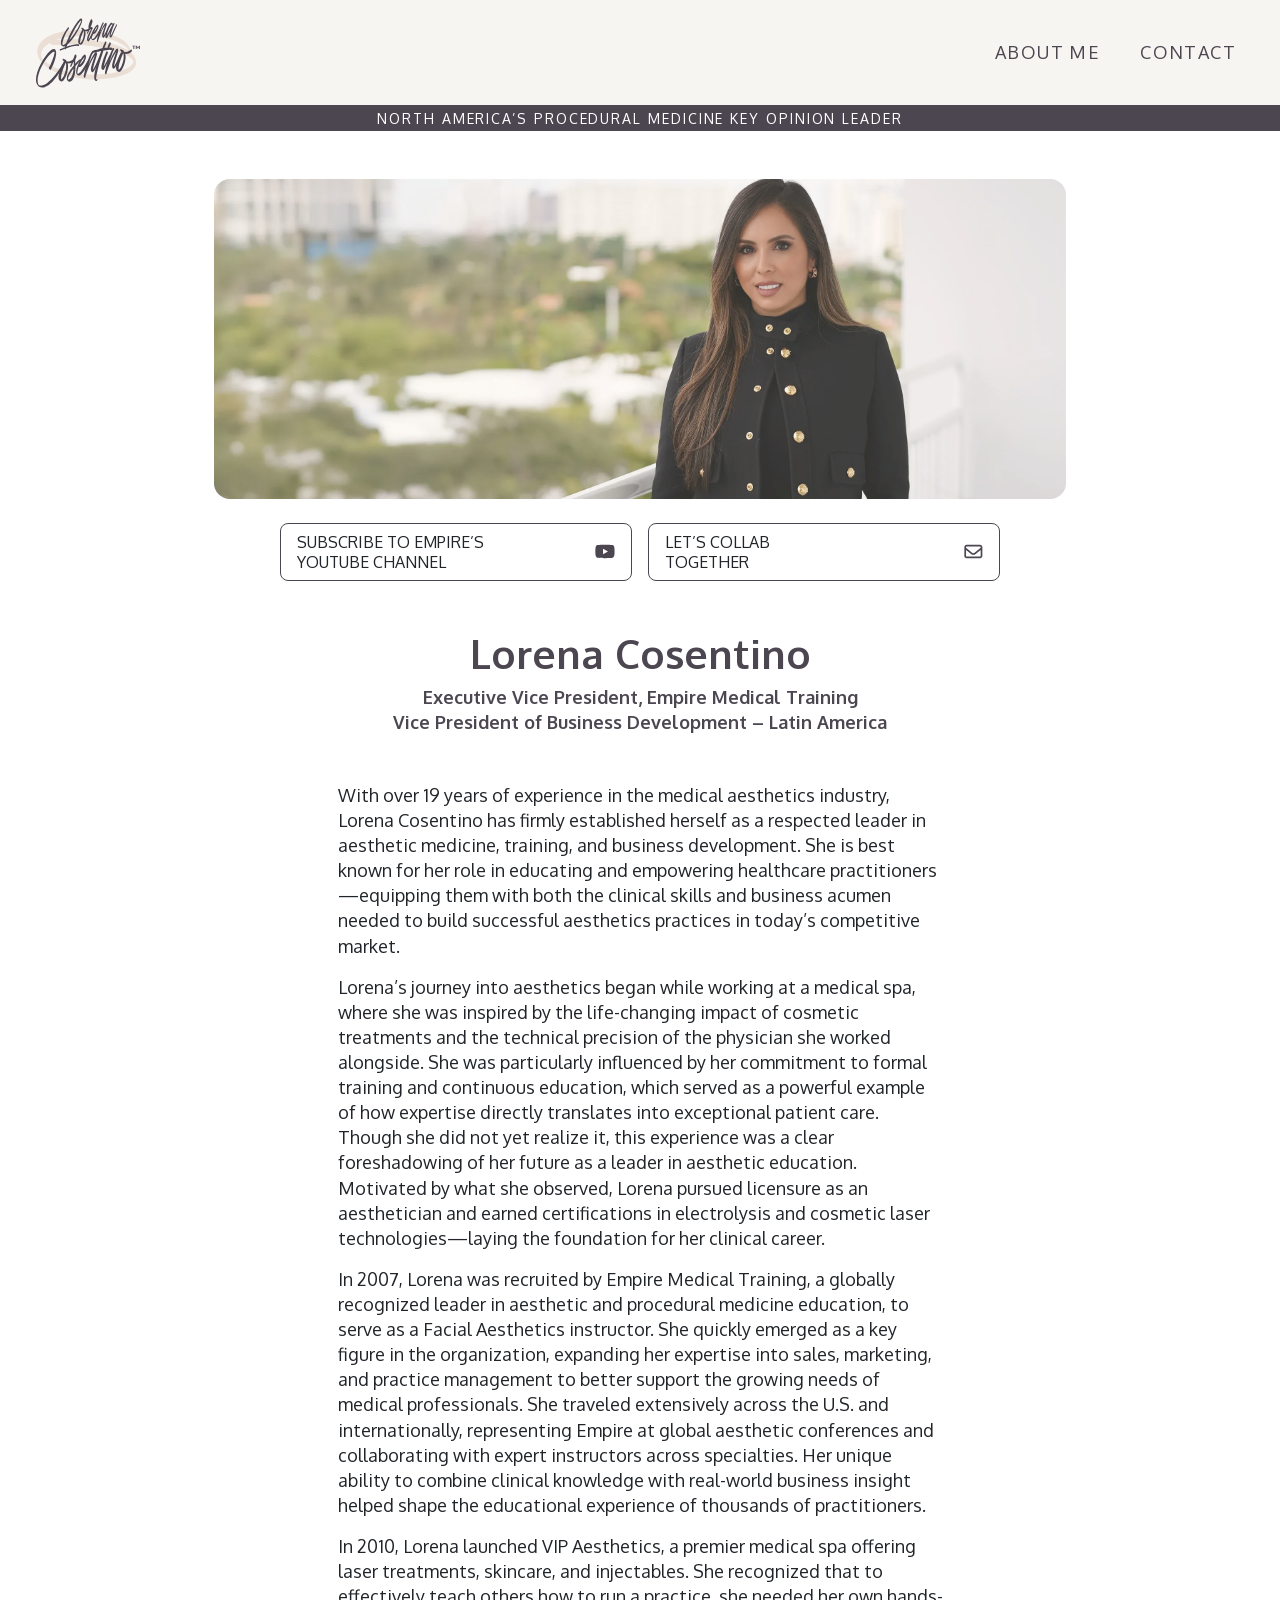
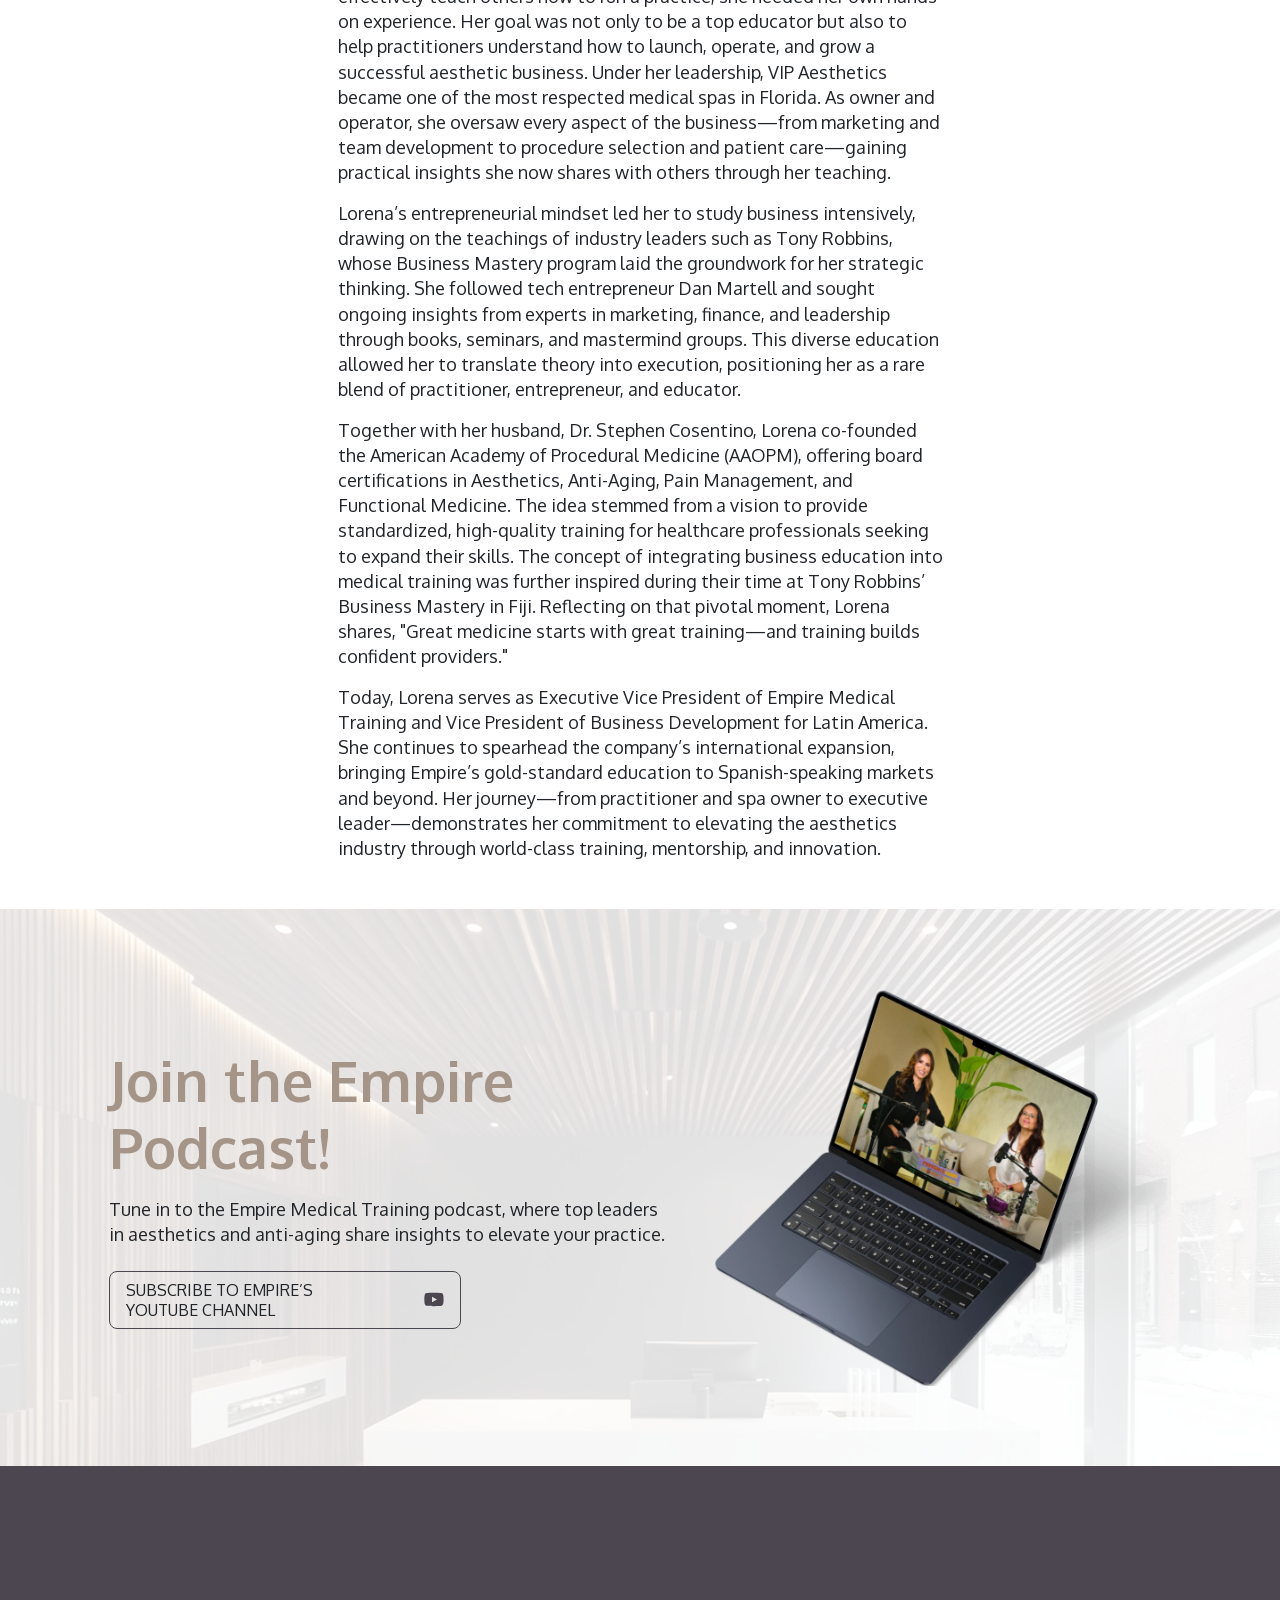
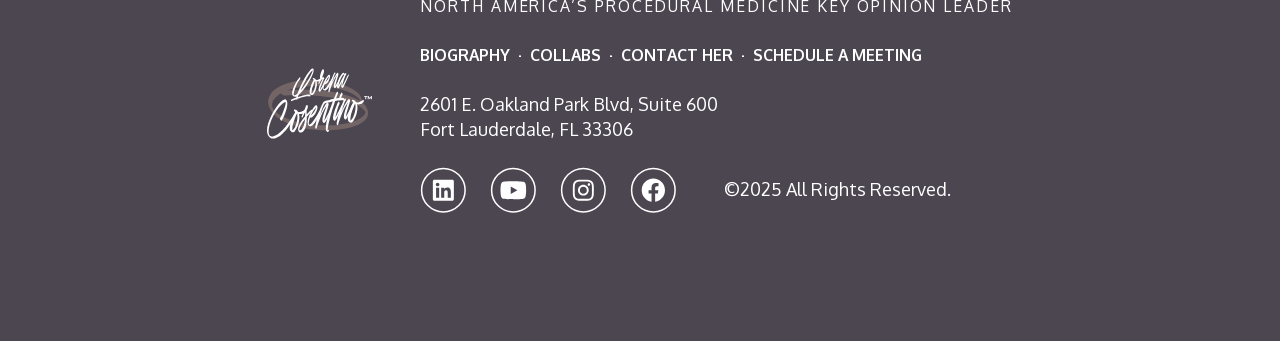
<file: about-me/index.html>
<!DOCTYPE html>
<html lang="en">
<head>
    <meta charset="UTF-8">
    <meta name="viewport" content="width=device-width, initial-scale=1.0">
    <title>About Me | Lorena Cosentino</title>
    <link rel="stylesheet" href="/assets/libs/bootstrap-additional/bootstrap-additional.min.css">
<link rel="stylesheet" href="/assets/libs/bootstrap-5.3.3/bootstrap.min.css">
<link rel="stylesheet" href="/assets/css/main.css"></head>
<body>
    <header>
    <div class="navbar navbar-expand-lg px-4" style="background-color:#F7F5F2">
        <div class="container">
            <a class="navbar-brand" href="/">
                <img class="d-inline-block aling-text-top" src="/assets/images/lorena-cosentino-logo.svg" alt="Lorena Cosentino logo" width="105" height="70" loading="lazy">
            </a>
            <button class="navbar-toggler" type="button" data-bs-toggle="collapse" data-bs-target="#navbarCollapse" aria-controls="navbarCollapse" aria-expanded="false" aria-label="Toggle navigation">
                <span class="navbar-toggler-icon"></span>
            </button>
            <div class="collapse navbar-collapse" id="navbarCollapse">
                <ul class="navbar-nav ms-auto pt-4 pb-3">
                    <li class="nav-item me-4 mb-2">
                        <a class="nav-link text-purple" href="/about-me/" style="letter-spacing:0.0875rem">ABOUT ME</a>
                    </li>
                    <li class="nav-item">
                        <a class="nav-link text-purple" href="/contact/" style="letter-spacing:0.0875rem">CONTACT</a>
                    </li>
                </ul>
            </div>
        </div>
    </div>
    <div class="bg-purple d-lg-block d-none">
        <div class="row gx-0">
            <div class="col-12 px-4 text-center">
                <small class="m-0 text-white" style="font-size:0.875rem;letter-spacing:0.12rem">NORTH AMERICA’S PROCEDURAL MEDICINE KEY OPINION LEADER</small>
            </div>
        </div>
    </div>
</header>    <section class="container py-5">
        <div class="row mx-0 justify-content-center">
            <div class="col-12 px-4" style="max-width:900px;margin:0 auto">
                <div class="position-relative mb-4">
                    <div class="position-absolute top-0 start-0 w-100 h-100 rounded-4" style="background-color: #F2E0D133"></div>
                    <img class="w-100 img-fluid object-fit-cover rounded-4" style="aspect-ratio:16/6" src="/assets/images/lorena-cosentino-about-me.webp" alt="Lorena Cosentino About me">
                </div>
                <div class="d-sm-flex justify-content-center text-center mb-5">
                    <a href="https://www.youtube.com/@Empiremedicaltraining/" class="btn btn-main-ghost-black mx-2 mb-2 mb-sm-0">
                        <span class="lh-sm">
                            SUBSCRIBE TO EMPIRE’S
                            <br>
                            YOUTUBE CHANNEL
                        </span>
                        <svg width="20" height="15" viewBox="0 0 20 15" fill="none" xmlns="http://www.w3.org/2000/svg">
                            <path d="M19.1572 2.83667C19.5791 4.31323 19.5791 7.47729 19.5791 7.47729C19.5791 7.47729 19.5791 10.6062 19.1572 12.1179C18.9463 12.9617 18.2783 13.5945 17.4697 13.8054C15.958 14.1921 9.98145 14.1921 9.98145 14.1921C9.98145 14.1921 3.96973 14.1921 2.45801 13.8054C1.64941 13.5945 0.981445 12.9617 0.770508 12.1179C0.348633 10.6062 0.348633 7.47729 0.348633 7.47729C0.348633 7.47729 0.348633 4.31323 0.770508 2.83667C0.981445 1.99292 1.64941 1.32495 2.45801 1.11401C3.96973 0.692139 9.98145 0.692139 9.98145 0.692139C9.98145 0.692139 15.958 0.692139 17.4697 1.11401C18.2783 1.32495 18.9463 1.99292 19.1572 2.83667ZM8.0127 10.325L13.0049 7.47729L8.0127 4.62964V10.325Z" fill="#4C4651"/>
                        </svg>
                    </a>
                    <a href="/contact/" class="btn btn-main-ghost-black mx-2">
                        <span class="lh-sm">
                            LET’S COLLAB
                            <br>
                            TOGETHER
                        </span>
                        <svg width="20" height="15" viewBox="0 0 19 15" fill="none" xmlns="http://www.w3.org/2000/svg">
                            <path d="M3.10645 2.37964C2.79004 2.37964 2.54395 2.66089 2.54395 2.94214V3.75073L8.59082 8.70776C9.3291 9.30542 10.3486 9.30542 11.0869 8.70776L17.1689 3.75073V2.94214C17.1689 2.66089 16.8877 2.37964 16.6064 2.37964H3.10645ZM2.54395 5.93042V11.9421C2.54395 12.2585 2.79004 12.5046 3.10645 12.5046H16.6064C16.8877 12.5046 17.1689 12.2585 17.1689 11.9421V5.93042L12.1768 10.0085C10.8057 11.1335 8.87207 11.1335 7.53613 10.0085L2.54395 5.93042ZM0.856445 2.94214C0.856445 1.71167 1.84082 0.692139 3.10645 0.692139H16.6064C17.8369 0.692139 18.8564 1.71167 18.8564 2.94214V11.9421C18.8564 13.2078 17.8369 14.1921 16.6064 14.1921H3.10645C1.84082 14.1921 0.856445 13.2078 0.856445 11.9421V2.94214Z" fill="#4C4651"/>
                        </svg>
                    </a>
                </div>
                <div class="mx-auto" style="max-width:605px">
                    <div class="mb-5">
                        <h1 class="text-center text-purple fw-bold text-center mb-2">Lorena Cosentino</h1>
                        <p class="text-center text-purple fw-bold mb-0">Executive Vice President, Empire Medical Training</p>
                        <p class="text-center text-purple fw-bold mb-0">Vice President of Business Development – Latin America</p>
                    </div>
                    <p>With over 19 years of experience in the medical aesthetics industry, Lorena Cosentino has firmly established herself as a respected leader in aesthetic medicine, training, and business development. She is best known for her role in educating and empowering healthcare practitioners—equipping them with both the clinical skills and business acumen needed to build successful aesthetics practices in today’s competitive market.</p>
                    <p>Lorena’s journey into aesthetics began while working at a medical spa, where she was inspired by the life-changing impact of cosmetic treatments and the technical precision of the physician she worked alongside. She was particularly influenced by her commitment to formal training and continuous education, which served as a powerful example of how expertise directly translates into exceptional patient care. Though she did not yet realize it, this experience was a clear foreshadowing of her future as a leader in aesthetic education. Motivated by what she observed, Lorena pursued licensure as an aesthetician and earned certifications in electrolysis and cosmetic laser technologies—laying the foundation for her clinical career.</p>
                    <p>In 2007, Lorena was recruited by Empire Medical Training, a globally recognized leader in aesthetic and procedural medicine education, to serve as a Facial Aesthetics instructor. She quickly emerged as a key figure in the organization, expanding her expertise into sales, marketing, and practice management to better support the growing needs of medical professionals. She traveled extensively across the U.S. and internationally, representing Empire at global aesthetic conferences and collaborating with expert instructors across specialties. Her unique ability to combine clinical knowledge with real-world business insight helped shape the educational experience of thousands of practitioners.</p>
                    <p>In 2010, Lorena launched VIP Aesthetics, a premier medical spa offering laser treatments, skincare, and injectables. She recognized that to effectively teach others how to run a practice, she needed her own hands-on experience. Her goal was not only to be a top educator but also to help practitioners understand how to launch, operate, and grow a successful aesthetic business. Under her leadership, VIP Aesthetics became one of the most respected medical spas in Florida. As owner and operator, she oversaw every aspect of the business—from marketing and team development to procedure selection and patient care—gaining practical insights she now shares with others through her teaching.</p>
                    <p>Lorena’s entrepreneurial mindset led her to study business intensively, drawing on the teachings of industry leaders such as Tony Robbins, whose Business Mastery program laid the groundwork for her strategic thinking. She followed tech entrepreneur Dan Martell and sought ongoing insights from experts in marketing, finance, and leadership through books, seminars, and mastermind groups. This diverse education allowed her to translate theory into execution, positioning her as a rare blend of practitioner, entrepreneur, and educator.</p>
                    <p>Together with her husband, Dr. Stephen Cosentino, Lorena co-founded the American Academy of Procedural Medicine (AAOPM), offering board certifications in Aesthetics, Anti-Aging, Pain Management, and Functional Medicine. The idea stemmed from a vision to provide standardized, high-quality training for healthcare professionals seeking to expand their skills. The concept of integrating business education into medical training was further inspired during their time at Tony Robbins’ Business Mastery in Fiji. Reflecting on that pivotal moment, Lorena shares, "Great medicine starts with great training—and training builds confident providers."</p>
                    <p class="mb-0">Today, Lorena serves as Executive Vice President of Empire Medical Training and Vice President of Business Development for Latin America. She continues to spearhead the company’s international expansion, bringing Empire’s gold-standard education to Spanish-speaking markets and beyond. Her journey—from practitioner and spa owner to executive leader—demonstrates her commitment to elevating the aesthetics industry through world-class training, mentorship, and innovation.</p>
                </div>
            </div>
        </div>
    </section>
    <section class="position-relative">
    <img src="/assets/images/join-the-empire-podcast-background.webp" class="position-absolute w-100 h-100" alt="Join the Empire Podcast background" loading="lazy">
    <div class="position-relative w-100 h-100 d-flex align-items-center" style="background-color:rgb(255 255 255 / 88%)">
        <div class="container py-7">
            <div class="row mx-0 justify-content-center">
                <div class="col-12 col-lg-6 px-4 order-2 order-lg-1 align-self-center">
                    <h2 class="text-brown hero-title mb-3 text-break">Join the Empire Podcast!</h2>
                    <p class="mb-4">Tune in to the Empire Medical Training podcast, where top leaders in aesthetics and anti-aging share insights to elevate your practice.</p>
                    <a href="https://www.youtube.com/@Empiremedicaltraining/" target="_blank" class="btn btn-main-ghost-black">
                        <span class="lh-sm">
                            SUBSCRIBE TO EMPIRE’S<br>YOUTUBE CHANNEL
                        </span>
                        <svg width="20" height="15" viewBox="0 0 20 15" fill="none" xmlns="http://www.w3.org/2000/svg">
                            <path d="M19.1572 2.83667C19.5791 4.31323 19.5791 7.47729 19.5791 7.47729C19.5791 7.47729 19.5791 10.6062 19.1572 12.1179C18.9463 12.9617 18.2783 13.5945 17.4697 13.8054C15.958 14.1921 9.98145 14.1921 9.98145 14.1921C9.98145 14.1921 3.96973 14.1921 2.45801 13.8054C1.64941 13.5945 0.981445 12.9617 0.770508 12.1179C0.348633 10.6062 0.348633 7.47729 0.348633 7.47729C0.348633 7.47729 0.348633 4.31323 0.770508 2.83667C0.981445 1.99292 1.64941 1.32495 2.45801 1.11401C3.96973 0.692139 9.98145 0.692139 9.98145 0.692139C9.98145 0.692139 15.958 0.692139 17.4697 1.11401C18.2783 1.32495 18.9463 1.99292 19.1572 2.83667ZM8.0127 10.325L13.0049 7.47729L8.0127 4.62964V10.325Z" fill="#4C4651"></path>
                        </svg>
                    </a>
                </div>
                <div class="col-12 col-lg-5 px-4 order-1 order-lg-2 mb-5 mb-lg-0 align-self-center">
                    <img class="w-100 img-fluid" src="/assets/images/join-the-empire-podcast.webp" alt="Join the Empire Podcast">
                </div>
            </div>
        </div>
    </div>
</section>    <footer class="container-fluid px-0 bg-purple py-7">
    <div class="container py-lg-5">
        <div class="row mx-auto justify-content-center" style="max-width:1000px">
            <div class="col-12 d-sm-flex text-white justify-content-center align-items-center gap-5">
                <img src="/assets/images/lorena-cosentino-logo-white.svg" class="img-fluid d-inline-block aling-text-top h-fit mb-4 mb-sm-0" style="width:105px" alt="Lorena Cosentino logo" width="105" height="70" loading="lazy">
                <!-- <img src="/assets/images/logo-footer.webp" class="img-fluid h-fit mb-4 mb-sm-0" style="width:105px" alt="Lorena Cosentino Logo footer" width="105" height="71"> -->
                <div>
                    <small class="d-block mb-4" style="letter-spacing:0.12rem">NORTH AMERICA’S PROCEDURAL MEDICINE KEY OPINION LEADER</small>
                    <small class="d-block fw-semibold mb-4">
                        <a class="text-decoration-none text-white" href="/about-me/">BIOGRAPHY</a>
                        <span class="d-inline-block mx-1">·</span>
                        <a class="text-decoration-none text-white" href="/about-me/">COLLABS</a>
                        <span class="d-inline-block mx-1">·</span>
                        <a class="text-decoration-none text-white" href="/contact/">CONTACT HER</a>
                        <span class="d-inline-block mx-1">·</span>
                        <a class="text-decoration-none text-white" href="/contact/">SCHEDULE A MEETING</a>
                    </small>
                    <p class="mb-4">2601 E. Oakland Park Blvd, Suite 600<br>Fort Lauderdale, FL 33306</p>
                    <div class="d-flex flex-column flex-lg-row align-items-lg-center justify-content-start gap-4 gap-lg-5" style="justify-self:flex-start">
                        <div class="d-flex flex-wrap gap-4">
                            <a class="text-decoration-none" href="https://www.linkedin.com/in/lorena-cosentino-38317019b" target="_blank">
                                <svg width="46" height="46" viewBox="0 0 46 46" fill="none" xmlns="http://www.w3.org/2000/svg">
                                    <rect x="1.60645" y="1.44214" width="43.5" height="43.5" rx="21.75" stroke="white" stroke-width="1.5"></rect>
                                    <path d="M32.3564 12.6921C33.1533 12.6921 33.8564 13.3953 33.8564 14.239V32.1921C33.8564 33.0359 33.1533 33.6921 32.3564 33.6921H14.3096C13.5127 33.6921 12.8564 33.0359 12.8564 32.1921V14.239C12.8564 13.3953 13.5127 12.6921 14.3096 12.6921H32.3564ZM19.1846 30.6921V20.7078H16.0908V30.6921H19.1846ZM17.6377 19.3015C18.6221 19.3015 19.4189 18.5046 19.4189 17.5203C19.4189 16.5359 18.6221 15.6921 17.6377 15.6921C16.6064 15.6921 15.8096 16.5359 15.8096 17.5203C15.8096 18.5046 16.6064 19.3015 17.6377 19.3015ZM30.8564 30.6921V25.2078C30.8564 22.5359 30.2471 20.4265 27.1064 20.4265C25.6064 20.4265 24.5752 21.2703 24.1533 22.0671H24.1064V20.7078H21.1533V30.6921H24.2471V25.7703C24.2471 24.4578 24.4814 23.1921 26.1221 23.1921C27.7158 23.1921 27.7158 24.6921 27.7158 25.8171V30.6921H30.8564Z" fill="white"></path>
                                </svg>
                            </a>
                            <a class="text-decoration-none" href="https://www.youtube.com/channel/UCGc_XlguCbqHpjz_gaFbuVA" target="_blank">
                                <svg width="46" height="46" viewBox="0 0 46 46" fill="none" xmlns="http://www.w3.org/2000/svg">
                                    <rect x="1.60645" y="1.44214" width="43.5" height="43.5" rx="21.75" stroke="white" stroke-width="1.5"></rect>
                                    <path d="M35.5908 17.0515C36.1533 19.0203 36.1533 23.239 36.1533 23.239C36.1533 23.239 36.1533 27.4109 35.5908 29.4265C35.3096 30.5515 34.4189 31.3953 33.3408 31.6765C31.3252 32.1921 23.3564 32.1921 23.3564 32.1921C23.3564 32.1921 15.3408 32.1921 13.3252 31.6765C12.2471 31.3953 11.3564 30.5515 11.0752 29.4265C10.5127 27.4109 10.5127 23.239 10.5127 23.239C10.5127 23.239 10.5127 19.0203 11.0752 17.0515C11.3564 15.9265 12.2471 15.0359 13.3252 14.7546C15.3408 14.1921 23.3564 14.1921 23.3564 14.1921C23.3564 14.1921 31.3252 14.1921 33.3408 14.7546C34.4189 15.0359 35.3096 15.9265 35.5908 17.0515ZM20.7314 27.0359L27.3877 23.239L20.7314 19.4421V27.0359Z" fill="white"></path>
                                </svg>
                            </a>
                            <a class="text-decoration-none" href="https://www.instagram.com/lorenacosentinolc/" target="_blank">
                                <svg width="46" height="46" viewBox="0 0 46 46" fill="none" xmlns="http://www.w3.org/2000/svg">
                                    <rect x="1.60645" y="1.44214" width="43.5" height="43.5" rx="21.75" stroke="white" stroke-width="1.5"></rect>
                                    <path d="M23.3564 17.8015C26.3096 17.8015 28.7471 20.239 28.7471 23.1921C28.7471 26.1921 26.3096 28.5828 23.3564 28.5828C20.3564 28.5828 17.9658 26.1921 17.9658 23.1921C17.9658 20.239 20.3564 17.8015 23.3564 17.8015ZM23.3564 26.7078C25.2783 26.7078 26.8252 25.1609 26.8252 23.1921C26.8252 21.2703 25.2783 19.7234 23.3564 19.7234C21.3877 19.7234 19.8408 21.2703 19.8408 23.1921C19.8408 25.1609 21.4346 26.7078 23.3564 26.7078ZM30.2002 17.614C30.2002 16.9109 29.6377 16.3484 28.9346 16.3484C28.2314 16.3484 27.6689 16.9109 27.6689 17.614C27.6689 18.3171 28.2314 18.8796 28.9346 18.8796C29.6377 18.8796 30.2002 18.3171 30.2002 17.614ZM33.7627 18.8796C33.8564 20.614 33.8564 25.8171 33.7627 27.5515C33.6689 29.239 33.2939 30.6921 32.0752 31.9578C30.8564 33.1765 29.3564 33.5515 27.6689 33.6453C25.9346 33.739 20.7314 33.739 18.9971 33.6453C17.3096 33.5515 15.8564 33.1765 14.5908 31.9578C13.3721 30.6921 12.9971 29.239 12.9033 27.5515C12.8096 25.8171 12.8096 20.614 12.9033 18.8796C12.9971 17.1921 13.3721 15.6921 14.5908 14.4734C15.8564 13.2546 17.3096 12.8796 18.9971 12.7859C20.7314 12.6921 25.9346 12.6921 27.6689 12.7859C29.3564 12.8796 30.8564 13.2546 32.0752 14.4734C33.2939 15.6921 33.6689 17.1921 33.7627 18.8796ZM31.5127 29.3796C32.0752 28.0203 31.9346 24.739 31.9346 23.1921C31.9346 21.6921 32.0752 18.4109 31.5127 17.0046C31.1377 16.114 30.4346 15.364 29.5439 15.0359C28.1377 14.4734 24.8564 14.614 23.3564 14.614C21.8096 14.614 18.5283 14.4734 17.1689 15.0359C16.2314 15.4109 15.5283 16.114 15.1533 17.0046C14.5908 18.4109 14.7314 21.6921 14.7314 23.1921C14.7314 24.739 14.5908 28.0203 15.1533 29.3796C15.5283 30.3171 16.2314 31.0203 17.1689 31.3953C18.5283 31.9578 21.8096 31.8171 23.3564 31.8171C24.8564 31.8171 28.1377 31.9578 29.5439 31.3953C30.4346 31.0203 31.1846 30.3171 31.5127 29.3796Z" fill="white"></path>
                                </svg>
                            </a>
                            <a class="text-decoration-none" href="https://www.facebook.com/lorenacosentinolc-119076532822298/" target="_blank">
                                <svg width="46" height="46" viewBox="0 0 46 46" fill="none" xmlns="http://www.w3.org/2000/svg">
                                    <rect x="1.60645" y="1.44214" width="43.5" height="43.5" rx="21.75" stroke="white" stroke-width="1.5"></rect>
                                    <path d="M34.9814 23.1921C34.9814 29.0046 30.7158 33.8328 25.1377 34.6765V26.5671H27.8564L28.3721 23.1921H25.1377V21.0359C25.1377 20.0984 25.6064 19.2078 27.0596 19.2078H28.5127V16.3484C28.5127 16.3484 27.2002 16.114 25.8877 16.114C23.2627 16.114 21.5283 17.7546 21.5283 20.6609V23.1921H18.5752V26.5671H21.5283V34.6765C15.9502 33.8328 11.7314 29.0046 11.7314 23.1921C11.7314 16.7703 16.9346 11.5671 23.3564 11.5671C29.7783 11.5671 34.9814 16.7703 34.9814 23.1921Z" fill="white"></path>
                                </svg>
                            </a>
                        </div>
                        <p class="mb-0">©2025 All Rights Reserved.</p>
                    </div>
                </div>
            </div>
        </div>
    </div>
</footer>    <script src="/assets/libs/bootstrap-5.3.3/bootstrap.min.js"></script></body>
</html>
</file>
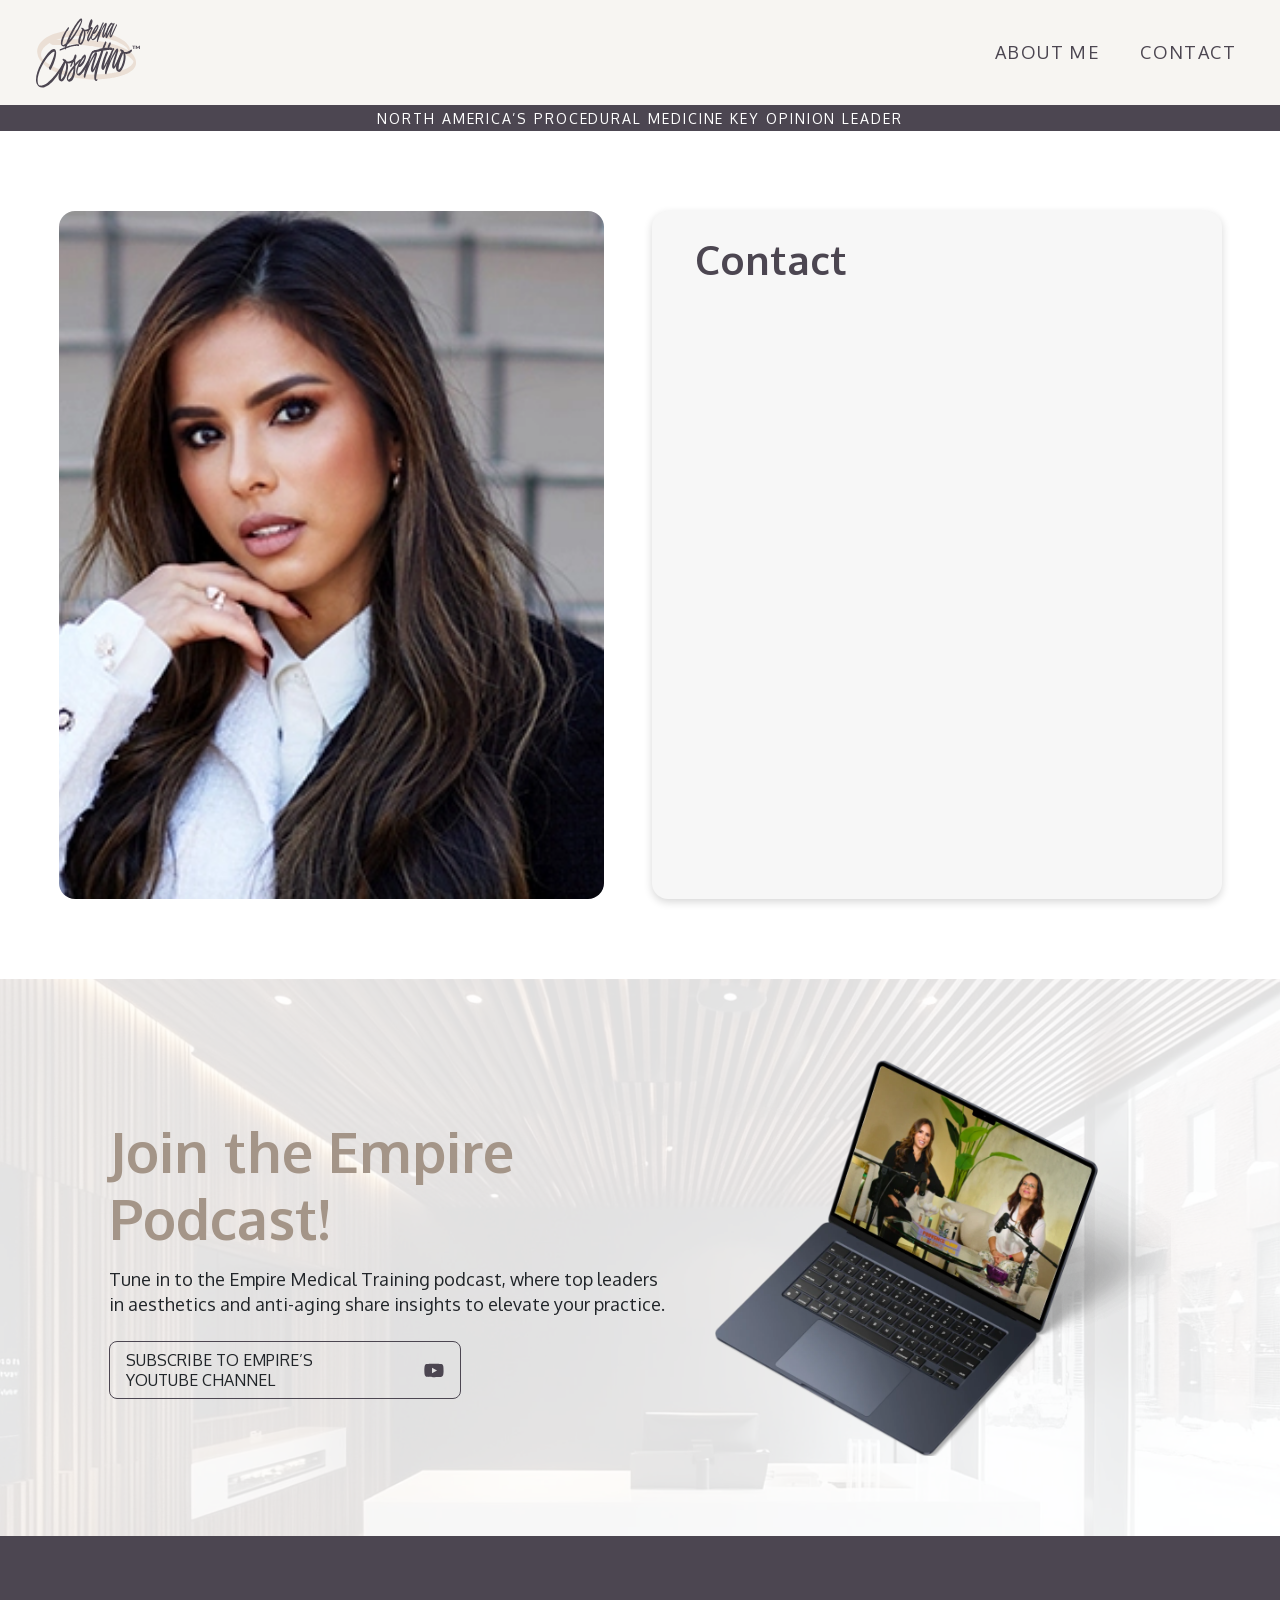
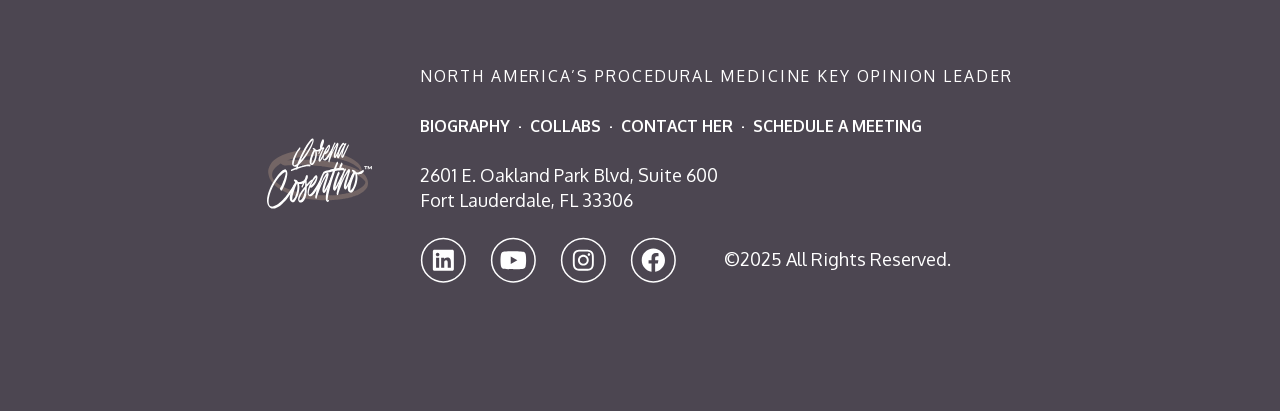
<file: contact/index.html>
<!DOCTYPE html>
<html lang="en">
<head>
    <meta charset="UTF-8">
    <meta name="viewport" content="width=device-width, initial-scale=1.0">
    <title>Contact | Lorena Cosentino</title>
    <link rel="stylesheet" href="/assets/libs/bootstrap-additional/bootstrap-additional.min.css">
<link rel="stylesheet" href="/assets/libs/bootstrap-5.3.3/bootstrap.min.css">
<link rel="stylesheet" href="/assets/css/main.css">    <style>.contact-picture{aspect-ratio:16/7;width:100%;object-position:center;border-radius:var(--border-radius) var(--border-radius) 0 0}.contact-form-container{border-radius:0 0 var(--border-radius) var(--border-radius)}@media(min-width:992px){.contact-picture{aspect-ratio:unset;height:688px;border-radius:var(--border-radius)}.contact-form-container{border-radius:var(--border-radius);min-width:570px}}</style>
</head>
<body>
    <header>
    <div class="navbar navbar-expand-lg px-4" style="background-color:#F7F5F2">
        <div class="container">
            <a class="navbar-brand" href="/">
                <img class="d-inline-block aling-text-top" src="/assets/images/lorena-cosentino-logo.svg" alt="Lorena Cosentino logo" width="105" height="70" loading="lazy">
            </a>
            <button class="navbar-toggler" type="button" data-bs-toggle="collapse" data-bs-target="#navbarCollapse" aria-controls="navbarCollapse" aria-expanded="false" aria-label="Toggle navigation">
                <span class="navbar-toggler-icon"></span>
            </button>
            <div class="collapse navbar-collapse" id="navbarCollapse">
                <ul class="navbar-nav ms-auto pt-4 pb-3">
                    <li class="nav-item me-4 mb-2">
                        <a class="nav-link text-purple" href="/about-me/" style="letter-spacing:0.0875rem">ABOUT ME</a>
                    </li>
                    <li class="nav-item">
                        <a class="nav-link text-purple" href="/contact/" style="letter-spacing:0.0875rem">CONTACT</a>
                    </li>
                </ul>
            </div>
        </div>
    </div>
    <div class="bg-purple d-lg-block d-none">
        <div class="row gx-0">
            <div class="col-12 px-4 text-center">
                <small class="m-0 text-white" style="font-size:0.875rem;letter-spacing:0.12rem">NORTH AMERICA’S PROCEDURAL MEDICINE KEY OPINION LEADER</small>
            </div>
        </div>
    </div>
</header>    <section class="container py-7">
        <div class="row mx-0 justify-content-center">
            <div class="col-12 d-lg-flex justify-content-center align-items-center px-4 gap-5">
                <div>
                    <picture>
                        <source media="(max-width:991px)" srcset="/assets/images/contact-lorena-cosentino-landscape.webp" width="852" height="320" type="image/webp">
                        <source media="(min-width:992px)" srcset="/assets/images/contact-lorena-cosentino.webp" width="732" height="688" type="image/webp">
                        <img src="/assets/images/contact-lorena-cosentino.webp" class="contact-picture img-fluid object-fit-cover" style="object-position:top" alt="contact lorena cosentino" width="732" height="688" loading="lazy">
                    </picture>
                </div>
                <div class="h-lg-100 contact-form-container p-4" style="background-color:var(--color-lightest-gray);box-shadow:0px 3px 8px 0px #00000029;max-width:100%">
                    <div style="max-width:570px;margin:0 auto">
                        <div style="width:95%;margin:0 auto">
                            <h1 class="text-purple fw-bold mb-3" style="padding:0 6px">Contact</h1>
                        </div>
                        <script src="//r2.dotdigital-pages.com/resources/sharing/embed.js?sharing=lp-embed&domain=r2.dotdigital-pages.com&id=70Q1-A6G%2Fthank-you%22&description="></script>
                    </div>
                </div>
            </div>
        </div>
    </section>
    <section class="position-relative">
    <img src="/assets/images/join-the-empire-podcast-background.webp" class="position-absolute w-100 h-100" alt="Join the Empire Podcast background" loading="lazy">
    <div class="position-relative w-100 h-100 d-flex align-items-center" style="background-color:rgb(255 255 255 / 88%)">
        <div class="container py-7">
            <div class="row mx-0 justify-content-center">
                <div class="col-12 col-lg-6 px-4 order-2 order-lg-1 align-self-center">
                    <h2 class="text-brown hero-title mb-3 text-break">Join the Empire Podcast!</h2>
                    <p class="mb-4">Tune in to the Empire Medical Training podcast, where top leaders in aesthetics and anti-aging share insights to elevate your practice.</p>
                    <a href="https://www.youtube.com/@Empiremedicaltraining/" target="_blank" class="btn btn-main-ghost-black">
                        <span class="lh-sm">
                            SUBSCRIBE TO EMPIRE’S<br>YOUTUBE CHANNEL
                        </span>
                        <svg width="20" height="15" viewBox="0 0 20 15" fill="none" xmlns="http://www.w3.org/2000/svg">
                            <path d="M19.1572 2.83667C19.5791 4.31323 19.5791 7.47729 19.5791 7.47729C19.5791 7.47729 19.5791 10.6062 19.1572 12.1179C18.9463 12.9617 18.2783 13.5945 17.4697 13.8054C15.958 14.1921 9.98145 14.1921 9.98145 14.1921C9.98145 14.1921 3.96973 14.1921 2.45801 13.8054C1.64941 13.5945 0.981445 12.9617 0.770508 12.1179C0.348633 10.6062 0.348633 7.47729 0.348633 7.47729C0.348633 7.47729 0.348633 4.31323 0.770508 2.83667C0.981445 1.99292 1.64941 1.32495 2.45801 1.11401C3.96973 0.692139 9.98145 0.692139 9.98145 0.692139C9.98145 0.692139 15.958 0.692139 17.4697 1.11401C18.2783 1.32495 18.9463 1.99292 19.1572 2.83667ZM8.0127 10.325L13.0049 7.47729L8.0127 4.62964V10.325Z" fill="#4C4651"></path>
                        </svg>
                    </a>
                </div>
                <div class="col-12 col-lg-5 px-4 order-1 order-lg-2 mb-5 mb-lg-0 align-self-center">
                    <img class="w-100 img-fluid" src="/assets/images/join-the-empire-podcast.webp" alt="Join the Empire Podcast">
                </div>
            </div>
        </div>
    </div>
</section>    <footer class="container-fluid px-0 bg-purple py-7">
    <div class="container py-lg-5">
        <div class="row mx-auto justify-content-center" style="max-width:1000px">
            <div class="col-12 d-sm-flex text-white justify-content-center align-items-center gap-5">
                <img src="/assets/images/lorena-cosentino-logo-white.svg" class="img-fluid d-inline-block aling-text-top h-fit mb-4 mb-sm-0" style="width:105px" alt="Lorena Cosentino logo" width="105" height="70" loading="lazy">
                <!-- <img src="/assets/images/logo-footer.webp" class="img-fluid h-fit mb-4 mb-sm-0" style="width:105px" alt="Lorena Cosentino Logo footer" width="105" height="71"> -->
                <div>
                    <small class="d-block mb-4" style="letter-spacing:0.12rem">NORTH AMERICA’S PROCEDURAL MEDICINE KEY OPINION LEADER</small>
                    <small class="d-block fw-semibold mb-4">
                        <a class="text-decoration-none text-white" href="/about-me/">BIOGRAPHY</a>
                        <span class="d-inline-block mx-1">·</span>
                        <a class="text-decoration-none text-white" href="/about-me/">COLLABS</a>
                        <span class="d-inline-block mx-1">·</span>
                        <a class="text-decoration-none text-white" href="/contact/">CONTACT HER</a>
                        <span class="d-inline-block mx-1">·</span>
                        <a class="text-decoration-none text-white" href="/contact/">SCHEDULE A MEETING</a>
                    </small>
                    <p class="mb-4">2601 E. Oakland Park Blvd, Suite 600<br>Fort Lauderdale, FL 33306</p>
                    <div class="d-flex flex-column flex-lg-row align-items-lg-center justify-content-start gap-4 gap-lg-5" style="justify-self:flex-start">
                        <div class="d-flex flex-wrap gap-4">
                            <a class="text-decoration-none" href="https://www.linkedin.com/in/lorena-cosentino-38317019b" target="_blank">
                                <svg width="46" height="46" viewBox="0 0 46 46" fill="none" xmlns="http://www.w3.org/2000/svg">
                                    <rect x="1.60645" y="1.44214" width="43.5" height="43.5" rx="21.75" stroke="white" stroke-width="1.5"></rect>
                                    <path d="M32.3564 12.6921C33.1533 12.6921 33.8564 13.3953 33.8564 14.239V32.1921C33.8564 33.0359 33.1533 33.6921 32.3564 33.6921H14.3096C13.5127 33.6921 12.8564 33.0359 12.8564 32.1921V14.239C12.8564 13.3953 13.5127 12.6921 14.3096 12.6921H32.3564ZM19.1846 30.6921V20.7078H16.0908V30.6921H19.1846ZM17.6377 19.3015C18.6221 19.3015 19.4189 18.5046 19.4189 17.5203C19.4189 16.5359 18.6221 15.6921 17.6377 15.6921C16.6064 15.6921 15.8096 16.5359 15.8096 17.5203C15.8096 18.5046 16.6064 19.3015 17.6377 19.3015ZM30.8564 30.6921V25.2078C30.8564 22.5359 30.2471 20.4265 27.1064 20.4265C25.6064 20.4265 24.5752 21.2703 24.1533 22.0671H24.1064V20.7078H21.1533V30.6921H24.2471V25.7703C24.2471 24.4578 24.4814 23.1921 26.1221 23.1921C27.7158 23.1921 27.7158 24.6921 27.7158 25.8171V30.6921H30.8564Z" fill="white"></path>
                                </svg>
                            </a>
                            <a class="text-decoration-none" href="https://www.youtube.com/channel/UCGc_XlguCbqHpjz_gaFbuVA" target="_blank">
                                <svg width="46" height="46" viewBox="0 0 46 46" fill="none" xmlns="http://www.w3.org/2000/svg">
                                    <rect x="1.60645" y="1.44214" width="43.5" height="43.5" rx="21.75" stroke="white" stroke-width="1.5"></rect>
                                    <path d="M35.5908 17.0515C36.1533 19.0203 36.1533 23.239 36.1533 23.239C36.1533 23.239 36.1533 27.4109 35.5908 29.4265C35.3096 30.5515 34.4189 31.3953 33.3408 31.6765C31.3252 32.1921 23.3564 32.1921 23.3564 32.1921C23.3564 32.1921 15.3408 32.1921 13.3252 31.6765C12.2471 31.3953 11.3564 30.5515 11.0752 29.4265C10.5127 27.4109 10.5127 23.239 10.5127 23.239C10.5127 23.239 10.5127 19.0203 11.0752 17.0515C11.3564 15.9265 12.2471 15.0359 13.3252 14.7546C15.3408 14.1921 23.3564 14.1921 23.3564 14.1921C23.3564 14.1921 31.3252 14.1921 33.3408 14.7546C34.4189 15.0359 35.3096 15.9265 35.5908 17.0515ZM20.7314 27.0359L27.3877 23.239L20.7314 19.4421V27.0359Z" fill="white"></path>
                                </svg>
                            </a>
                            <a class="text-decoration-none" href="https://www.instagram.com/lorenacosentinolc/" target="_blank">
                                <svg width="46" height="46" viewBox="0 0 46 46" fill="none" xmlns="http://www.w3.org/2000/svg">
                                    <rect x="1.60645" y="1.44214" width="43.5" height="43.5" rx="21.75" stroke="white" stroke-width="1.5"></rect>
                                    <path d="M23.3564 17.8015C26.3096 17.8015 28.7471 20.239 28.7471 23.1921C28.7471 26.1921 26.3096 28.5828 23.3564 28.5828C20.3564 28.5828 17.9658 26.1921 17.9658 23.1921C17.9658 20.239 20.3564 17.8015 23.3564 17.8015ZM23.3564 26.7078C25.2783 26.7078 26.8252 25.1609 26.8252 23.1921C26.8252 21.2703 25.2783 19.7234 23.3564 19.7234C21.3877 19.7234 19.8408 21.2703 19.8408 23.1921C19.8408 25.1609 21.4346 26.7078 23.3564 26.7078ZM30.2002 17.614C30.2002 16.9109 29.6377 16.3484 28.9346 16.3484C28.2314 16.3484 27.6689 16.9109 27.6689 17.614C27.6689 18.3171 28.2314 18.8796 28.9346 18.8796C29.6377 18.8796 30.2002 18.3171 30.2002 17.614ZM33.7627 18.8796C33.8564 20.614 33.8564 25.8171 33.7627 27.5515C33.6689 29.239 33.2939 30.6921 32.0752 31.9578C30.8564 33.1765 29.3564 33.5515 27.6689 33.6453C25.9346 33.739 20.7314 33.739 18.9971 33.6453C17.3096 33.5515 15.8564 33.1765 14.5908 31.9578C13.3721 30.6921 12.9971 29.239 12.9033 27.5515C12.8096 25.8171 12.8096 20.614 12.9033 18.8796C12.9971 17.1921 13.3721 15.6921 14.5908 14.4734C15.8564 13.2546 17.3096 12.8796 18.9971 12.7859C20.7314 12.6921 25.9346 12.6921 27.6689 12.7859C29.3564 12.8796 30.8564 13.2546 32.0752 14.4734C33.2939 15.6921 33.6689 17.1921 33.7627 18.8796ZM31.5127 29.3796C32.0752 28.0203 31.9346 24.739 31.9346 23.1921C31.9346 21.6921 32.0752 18.4109 31.5127 17.0046C31.1377 16.114 30.4346 15.364 29.5439 15.0359C28.1377 14.4734 24.8564 14.614 23.3564 14.614C21.8096 14.614 18.5283 14.4734 17.1689 15.0359C16.2314 15.4109 15.5283 16.114 15.1533 17.0046C14.5908 18.4109 14.7314 21.6921 14.7314 23.1921C14.7314 24.739 14.5908 28.0203 15.1533 29.3796C15.5283 30.3171 16.2314 31.0203 17.1689 31.3953C18.5283 31.9578 21.8096 31.8171 23.3564 31.8171C24.8564 31.8171 28.1377 31.9578 29.5439 31.3953C30.4346 31.0203 31.1846 30.3171 31.5127 29.3796Z" fill="white"></path>
                                </svg>
                            </a>
                            <a class="text-decoration-none" href="https://www.facebook.com/lorenacosentinolc-119076532822298/" target="_blank">
                                <svg width="46" height="46" viewBox="0 0 46 46" fill="none" xmlns="http://www.w3.org/2000/svg">
                                    <rect x="1.60645" y="1.44214" width="43.5" height="43.5" rx="21.75" stroke="white" stroke-width="1.5"></rect>
                                    <path d="M34.9814 23.1921C34.9814 29.0046 30.7158 33.8328 25.1377 34.6765V26.5671H27.8564L28.3721 23.1921H25.1377V21.0359C25.1377 20.0984 25.6064 19.2078 27.0596 19.2078H28.5127V16.3484C28.5127 16.3484 27.2002 16.114 25.8877 16.114C23.2627 16.114 21.5283 17.7546 21.5283 20.6609V23.1921H18.5752V26.5671H21.5283V34.6765C15.9502 33.8328 11.7314 29.0046 11.7314 23.1921C11.7314 16.7703 16.9346 11.5671 23.3564 11.5671C29.7783 11.5671 34.9814 16.7703 34.9814 23.1921Z" fill="white"></path>
                                </svg>
                            </a>
                        </div>
                        <p class="mb-0">©2025 All Rights Reserved.</p>
                    </div>
                </div>
            </div>
        </div>
    </div>
</footer>    <script src="/assets/libs/bootstrap-5.3.3/bootstrap.min.js"></script></body>
</html>
</file>
<file: assets/css/main.css>
/* oxygen-300 - latin */
@font-face {
  font-display: swap;
  font-family: 'Oxygen';
  font-style: normal;
  font-weight: 300;
  src: url('/assets/fonts/oxygen-v15-latin-300.woff2') format('woff2');
}
/* oxygen-regular - latin */
@font-face {
  font-display: swap;
  font-family: 'Oxygen';
  font-style: normal;
  font-weight: 400;
  src: url('/assets/fonts/oxygen-v15-latin-regular.woff2') format('woff2');
}
/* oxygen-700 - latin */
@font-face {
  font-display: swap;
  font-family: 'Oxygen';
  font-style: normal;
  font-weight: 700;
  src: url('/assets/fonts/oxygen-v15-latin-700.woff2') format('woff2');
}

:root {
    --color-purple: #4C4651;
    --color-brown: #A49588;
    --color-light-gray-text: #757575;
    --color-lightest-gray: #F7F7F7;
    --border-radius-sm: 0.5rem;
    --border-radius: 1rem;
    --border-radius-lg: 1.25rem;
}

body {
    font-family: "Oxygen", Arial, sans-serif;
    font-size: 18px;
    line-height: 1.57rem;
    /* letter-spacing: 0.1rem; */
}

img {
    width: 100%;
    object-fit: cover;
}

a:not(.btn):hover {
    opacity: 0.8;
    transition: opacity 0.3s ease;
}

.container {
    max-width: 1600px!important;
    margin: 0 auto
}

@media(min-width: 1600px) {
    .container-lg {
        max-width: 1800px!important;
    }
    .container-xl {
        max-width: 2000px!important;
    }
    .container-xxl {
        max-width: 2200px!important;
    }
}

@media(max-width: 1700px) {
    .container {
        max-width: 1635px!important
    }
}

@media(max-width: 1650px) {
    .container {
        max-width: 1585px!important
    }
}

@media(max-width: 1600px) {
    .container {
        max-width: 1535px!important
    }
}

@media(max-width: 1550px) {
    .container {
        max-width: 1485px!important
    }
}

@media(max-width: 1500px) {
    .container {
        max-width: 1435px!important
    }
}

@media(max-width: 1450px) {
    .container {
        max-width: 1385px!important
    }
}

@media(max-width: 1400px) {
    .container {
        max-width: 1335px!important
    }
}

@media(max-width: 1350px) {
    .container {
        max-width: 1285px!important
    }
}

@media(max-width: 1300px) {
    .container {
        max-width: 1235px!important
    }
}

@media(max-width: 1250px) {
    .container {
        max-width: 1185px!important
    }
}

@media(max-width: 1200px) {
    .container {
        max-width: 1135px!important
    }
}

@media(max-width: 1150px) {
    .container {
        max-width: 1085px!important
    }
}

@media(max-width: 1100px) {
    .container {
        max-width: 1035px!important
    }
}

@media(max-width: 1050px) {
    .container {
        max-width: 976px!important
    }
}

@media(max-width: 991px) {
    .container {
        max-width: 920px!important
    }
}

@media(max-width: 931px) {
    .container {
        max-width: 860px!important
    }
}

@media(max-width: 870px) {
    .container {
        max-width: 800px!important
    }
}

@media(max-width: 767px) {
    .container {
        max-width: 695px!important
    }
}

@media(max-width: 705px) {
    .container {
        max-width: 640px!important
    }
}

@media(max-width: 650px) {
    .container {
        max-width: 560px!important
    }
}

@media(max-width: 576px) {
    .container {
        max-width: 500px!important
    }
}

@media(max-width: 510px) {
    .container {
        max-width: 460px!important
    }
}

.w-fit {
    width: fit-content;
}

.h-fit {
    height: fit-content;
}

.navbar-toggler {
    border: none;
}

.navbar-toggler:focus {
    box-shadow: none;
}

.btn-main-blur,
.btn-main-ghost-black {
    align-items: center;
    border-radius: 0.5rem;
    display: inline-flex;
    gap: 0.5rem;
    justify-content: space-between;
    padding: 0.5rem 1rem;
    text-align: left;
    text-decoration: none;
    width: 22rem;
    max-width: 100%;
    transition: all .3s ease;
}

.btn-main-blur {
    background-color: rgba(255, 255, 255, 0.20);
    backdrop-filter: blur(10px);
    border: 1px solid #FFF;
}

.btn-main-blur:hover {
    background-color: rgba(255, 255, 255, 0.20);
    border: 1px solid #FFF;
    color: inherit;
    opacity: 0.8;
}

.btn-main-ghost-black {
    background-color: transparent;
    border: 1px solid var(--color-purple);
}

.btn-main-ghost-black:hover {
    background-color: var(--color-purple);
    color: #FFF;
}

.btn-main-ghost-black svg path {
    transition: fill .3s ease;
}

.btn-main-ghost-black:hover svg path {
    fill: #FFF;
}

.bg-purple {
    background-color: var(--color-purple);
}

.text-purple {
    color: var(--color-purple);
}

.bg-brown {
    background-color: var(--color-brown);
}

.text-brown {
    color: var(--color-brown);
}

.custom-carousel .carousel-control-next-icon {
    background-image: url([data-uri])
}

.custom-carousel .carousel-control-prev-icon {
    background-image: url([data-uri])
}

.hero-title {
    font-size: 3.5rem;
    font-weight: 700;
}

@media (max-width: 576px) {
    .hero-title {
        font-size: 3rem;
    }
}

@media (min-width: 576px) and (max-width: 768px) {
    .hero-image {
        max-height: 400px;
    }
}

@media (min-width: 576px) {
    .align-items-sm-end {
        align-items: flex-end;
    }
}

@media (min-width: 992px) {
    .h-lg-100 {
        height: 100%;
    }
}

/* @media (min-width: 768px) {
    .join-podcast .wrapper-podcast {
        height: 47.25rem !important;
    }
} */
</file>
